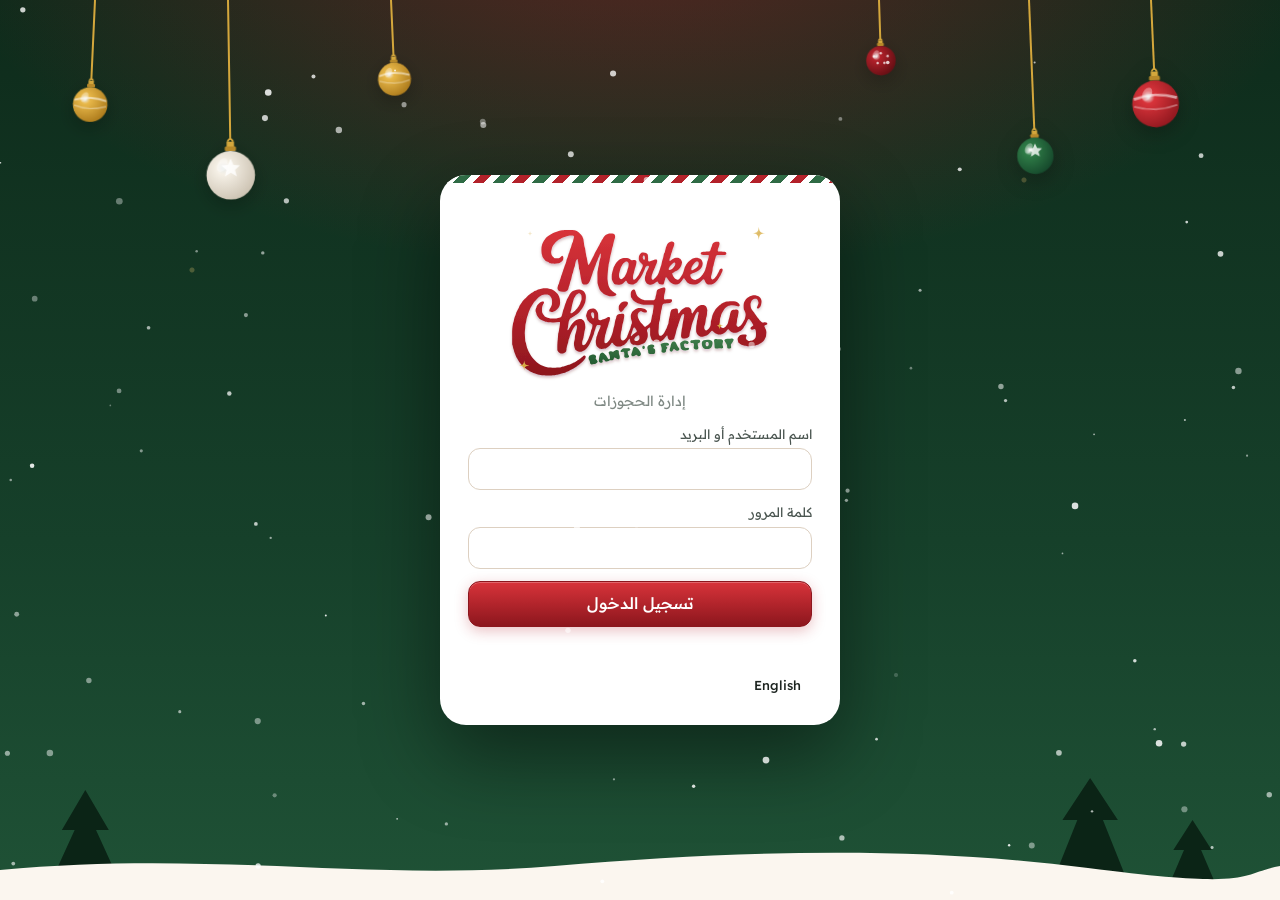
<file: index.html>
<!doctype html>
<html lang="ar" dir="rtl">
<head>
<meta charset="utf-8">
<meta name="viewport" content="width=device-width, initial-scale=1, viewport-fit=cover">
<meta name="theme-color" content="#16402a">
<title>إدارة الحجوزات</title>
<link rel="manifest" href="manifest.webmanifest">
<link rel="icon" href="img/icon-192.png" type="image/png">
<link rel="apple-touch-icon" href="icon-192.png">
<link rel="preconnect" href="https://fonts.googleapis.com">
<link rel="preconnect" href="https://fonts.gstatic.com" crossorigin>
<link rel="stylesheet" href="https://fonts.googleapis.com/css2?family=Lalezar&family=Readex+Pro:wght@400;500;600;700&family=Reem+Kufi:wght@500;600&display=swap">
<link rel="stylesheet" href="css/app.css">
<link rel="stylesheet" href="css/admin.css">
<link rel="stylesheet" href="css/festive.css">
<link rel="stylesheet" href="css/pnl.css">
</head>
<body>
<div id="login" hidden>
  <div class="login-card">
    <h1 class="brand kufi"><span id="login-logo"></span><small id="login-sub">إدارة الحجوزات</small></h1>
    <form id="login-form" style="display:flex;flex-direction:column;gap:12px">
      <label class="f"><span>اسم المستخدم أو البريد</span><input class="in" name="email" type="text" autocomplete="username" autocapitalize="none" spellcheck="false" required dir="ltr"></label>
      <label class="f"><span>كلمة المرور</span><input class="in" name="password" type="password" autocomplete="current-password" required dir="ltr"></label>
      <button class="btn primary" type="submit">تسجيل الدخول</button>
    </form>
    <div id="login-msg" role="alert"></div>
    <button id="lang-toggle" class="btn small ghost" type="button" style="align-self:flex-start">English</button>
  </div>
</div>

<div id="app" hidden>
  <nav class="nav" aria-label="القائمة الرئيسية">
    <p class="brand"><span id="nav-logo"></span><span>إدارة الأكشاك</span></p>
    <a href="#/"><svg viewBox="0 0 24 24"><path d="M3 11l9-7 9 7v9a1 1 0 0 1-1 1h-5v-6H9v6H4a1 1 0 0 1-1-1z"/></svg>الرئيسية</a>
    <a href="#/map"><svg viewBox="0 0 24 24"><path d="M9 4L3 6v14l6-2 6 2 6-2V4l-6 2zM9 4v14M15 6v14"/></svg>الخريطة</a>
    <a href="#/reservations"><svg viewBox="0 0 24 24"><rect x="4" y="5" width="16" height="16" rx="2"/><path d="M8 3v4M16 3v4M4 10h16"/></svg>الحجوزات</a>
    <a href="#/customers"><svg viewBox="0 0 24 24"><circle cx="9" cy="8" r="3.5"/><path d="M2.5 20c.8-3.6 3.3-5.5 6.5-5.5s5.7 1.9 6.5 5.5M16 4.5a3.5 3.5 0 0 1 0 7M18 14.6c1.8.7 3 2.5 3.5 5.4"/></svg>العملاء</a>
    <a href="#/reports"><svg viewBox="0 0 24 24"><path d="M4 20V10M10 20V4M16 20v-7M22 20H2"/></svg>التقارير</a>
    <a href="#/pnl" hidden><svg viewBox="0 0 24 24"><path d="M3 17l5-5 4 4 8-8M15 8h5v5"/></svg>الأرباح والخسائر</a>
    <a href="#/checkin"><svg viewBox="0 0 24 24"><path d="M3 7V4h3M21 7V4h-3M3 17v3h3M21 17v3h-3M7 8h3v3H7zM14 8h3v3h-3zM7 13h3v3H7zM14 14h1M16 16h1M14 16h1"/></svg>الدخول عند الباب</a>
    <a href="#/settings"><svg viewBox="0 0 24 24"><circle cx="12" cy="12" r="3"/><path d="M19.4 15a1.7 1.7 0 0 0 .3 1.8l.1.1a2 2 0 1 1-2.8 2.8l-.1-.1a1.7 1.7 0 0 0-1.8-.3 1.7 1.7 0 0 0-1 1.5V21a2 2 0 1 1-4 0v-.1a1.7 1.7 0 0 0-1.1-1.5 1.7 1.7 0 0 0-1.8.3l-.1.1a2 2 0 1 1-2.8-2.8l.1-.1a1.7 1.7 0 0 0 .3-1.8 1.7 1.7 0 0 0-1.5-1H3a2 2 0 1 1 0-4h.1a1.7 1.7 0 0 0 1.5-1.1 1.7 1.7 0 0 0-.3-1.8l-.1-.1a2 2 0 1 1 2.8-2.8l.1.1a1.7 1.7 0 0 0 1.8.3H9a1.7 1.7 0 0 0 1-1.5V3a2 2 0 1 1 4 0v.1a1.7 1.7 0 0 0 1 1.5 1.7 1.7 0 0 0 1.8-.3l.1-.1a2 2 0 1 1 2.8 2.8l-.1.1a1.7 1.7 0 0 0-.3 1.8V9a1.7 1.7 0 0 0 1.5 1H21a2 2 0 1 1 0 4h-.1a1.7 1.7 0 0 0-1.5 1z"/></svg>الإعدادات</a>
    <div class="foot"><span id="who"></span><button id="lang-toggle2" type="button">English</button><button id="logout" type="button">تسجيل الخروج</button></div>
  </nav>
  <div class="main">
    <header class="top">
      <h1 id="page-title">الرئيسية</h1>
      <select id="edition" class="in" aria-label="نسخة المهرجان"></select>
      <button id="assist" class="btn small pine" type="button" hidden>المساعد الذكي</button>
      <button class="btn small ghost mobile-out" type="button" onclick="document.getElementById('logout').click()">خروج</button>
    </header>
    <main id="view"></main>
  </div>
</div>

<script src="config.js"></script>
<script src="vendor/supabase.js"></script>
<script src="vendor/xlsx.min.js" defer></script>
<script type="module" src="js/admin.js"></script>
<script>if ('serviceWorker' in navigator && location.protocol === 'https:') {
  const had = !!navigator.serviceWorker.controller; let done = false;
  navigator.serviceWorker.addEventListener('controllerchange', () => { if (had && !done) { done = true; location.reload(); } });
  navigator.serviceWorker.register('sw.js').then(r => r.update()).catch(() => {});
}</script>
</body>
</html>
</file>
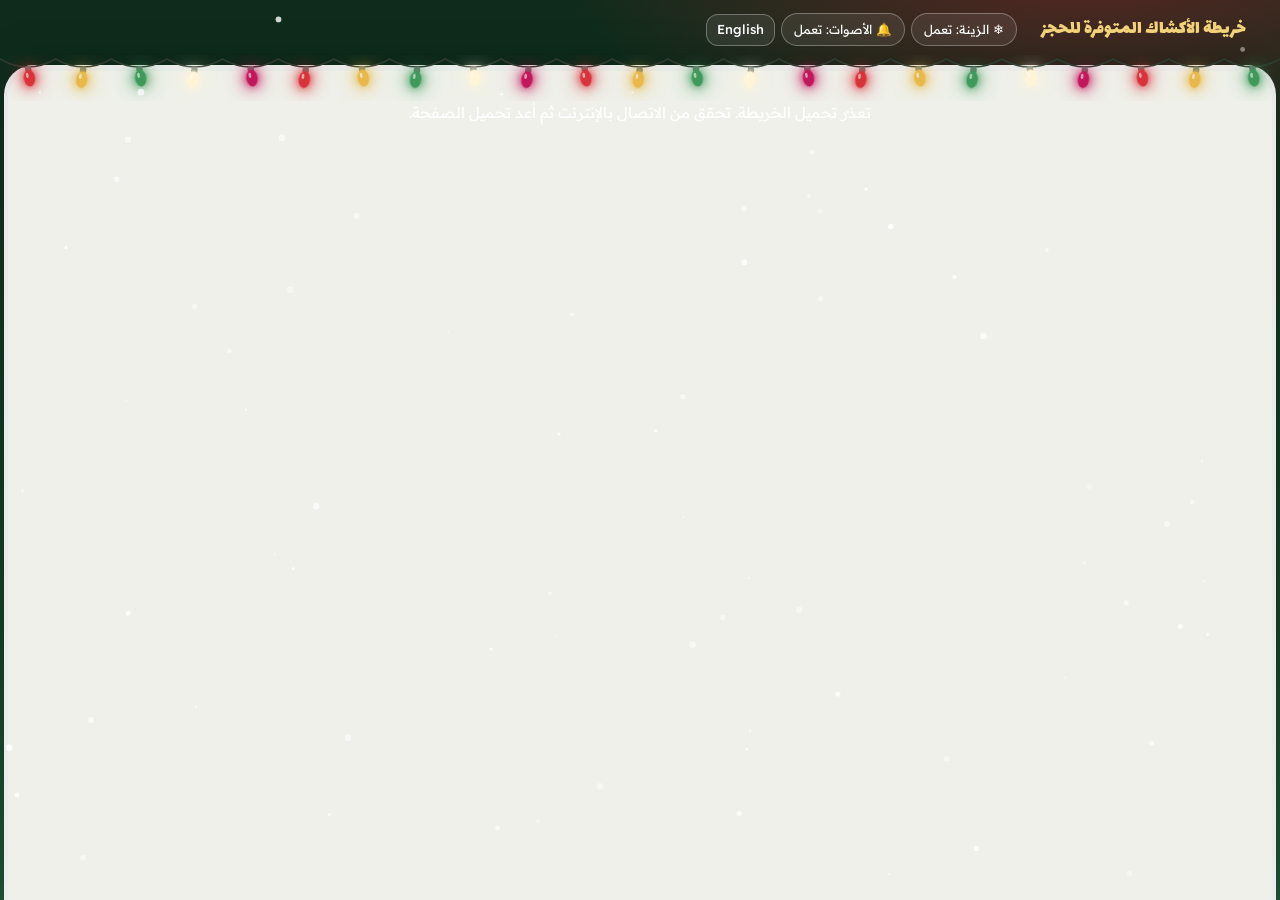
<file: public.html>
<!doctype html>
<html lang="ar" dir="rtl">
<head>
<meta charset="utf-8">
<meta name="viewport" content="width=device-width, initial-scale=1, viewport-fit=cover">
<meta name="theme-color" content="#16402a">
<title>خريطة الأكشاك المتوفرة للحجز — Basra Christmas Market</title>
<meta name="description" content="خريطة تفاعلية تعرض الأكشاك المتوفرة للحجز في Basra Christmas Market">
<meta property="og:title" content="Basra Christmas Market — خريطة الأكشاك المتوفرة للحجز">
<meta property="og:description" content="اختر كشكك من الخريطة وتواصل مع الإدارة للحجز">
<meta property="og:image" content="img/og.jpg">
<link rel="icon" href="img/icon-192.png" type="image/png">
<link rel="preconnect" href="https://fonts.googleapis.com">
<link rel="preconnect" href="https://fonts.gstatic.com" crossorigin>
<link rel="stylesheet" href="https://fonts.googleapis.com/css2?family=Lalezar&family=Readex+Pro:wght@400;500;600;700&family=Reem+Kufi:wght@500;600&display=swap">
<link rel="stylesheet" href="css/app.css">
<link rel="stylesheet" href="css/festive.css">
<style>
  body { display: flex; flex-direction: column; height: 100dvh; overflow: hidden; background:
    radial-gradient(800px 380px at 85% -10%, color-mix(in srgb, var(--t-primary) 55%, transparent), transparent 70%),
    radial-gradient(circle at 12% 30%, rgba(255,214,120,.3) 0 2px, transparent 3px),
    radial-gradient(circle at 46% 18%, rgba(255,255,255,.25) 0 1.5px, transparent 2.5px),
    radial-gradient(circle at 70% 52%, rgba(255,214,120,.25) 0 2px, transparent 3px),
    linear-gradient(180deg, var(--t-deep), var(--t-dark) 70%, var(--t-dark2)); }
  .pub-top { color: #fff; padding: 12px 18px 14px; display: flex; flex-direction: column; gap: 10px; position: relative; z-index: 6; }
  .pub-logo { height: clamp(58px, 11vw, 92px); width: auto; display: block; filter: drop-shadow(0 6px 14px rgba(0,0,0,.35)); cursor: pointer; transition: transform .3s; }
  .pub-logo:hover { transform: rotate(-3deg) scale(1.04); }
  .pub-head { display: flex; align-items: center; gap: 16px; flex-wrap: wrap; }
  .pub-head .fx-count { margin-inline-start: auto; }
  .pub-head .fx-cell { min-width: 52px; padding: 6px 4px 4px; }
  .pub-head .fx-cell b { font-size: 20px; }
  .pub-head .fx-count-h { font-size: 15px; }
  .pub-tools { display: flex; gap: 6px; margin-inline-start: 8px; }
  .pub-tools .btn, .pub-tools .fx-toggle { background: rgba(255,255,255,.08); color: #fff; border-color: rgba(255,255,255,.3); }
  @media (max-width: 700px) {
    .pub-top { padding: 8px 12px 12px; gap: 8px; }
    .pub-head { gap: 8px 10px; }
    .pub-logo { height: 46px; }
    .pub-title h1 { font-size: 17px; } .pub-title p { font-size: 14px; }
    .pub-tools { order: 2; margin-inline-start: auto; } .pub-tools .btn, .pub-tools .fx-toggle { padding: 4px 9px; min-height: 30px; font-size: 12px; }
    .pub-head .fx-count { order: 3; margin-inline-start: 0; width: 100%; flex-direction: row; align-items: center; justify-content: space-between; gap: 6px; }
    .pub-head .fx-count-h { font-size: 13px; }
    .pub-head .fx-cell { min-width: 42px; padding: 3px 2px 2px; border-radius: 10px; } .pub-head .fx-cell b { font-size: 15px; } .pub-head .fx-cell small { font-size: 9.5px; }
    .pub-ctl .in[type=date] { flex: 1 1 38%; min-width: 0; }
  }
  .pub-title { display: flex; align-items: baseline; gap: 14px; flex-wrap: wrap; }
  .pub-title h1 { font-family: var(--display); font-weight: 400; font-size: clamp(20px, 4vw, 28px); margin: 0; line-height: 1.15; }
  .pub-title p { margin: 0; color: var(--gold-2); font-family: var(--display); font-size: clamp(16px, 3vw, 20px); }
  .pub-ctl { display: flex; flex-wrap: wrap; gap: 8px; align-items: center; }
  .pub-ctl .in { width: auto; min-height: 38px; background: #fff; }
  .pub-ctl .in[type=search] { flex: 1 1 160px; max-width: 220px; }
  .pub-ctl .hint, .pub-ctl label { color: #c7d6cd; font-size: 13px; }
  .pub-legend { display: flex; flex-wrap: wrap; gap: 6px 16px; font-size: 13px; color: #e2ebe5; }
  .pub-legend i { display: inline-block; width: 12px; height: 12px; border-radius: 3px; margin-inline-end: 5px; vertical-align: -1px; border: 1px solid rgba(255,255,255,.4); }
  .pub-legend b { color: #fff; }
  .mapbox { flex: 1; border-radius: 26px 26px 0 0; margin: 0 8px; box-shadow: 0 -2px 0 4px rgba(255,255,255,.9), 0 -10px 40px rgba(0,0,0,.25); position: relative; }
  .pub-top .fx-garland { top: auto; bottom: -30px; }
  .sheet { position: fixed; inset-inline: 12px; bottom: 12px; z-index: 45; background: #fff; border-radius: 22px; overflow: hidden; padding-top: 24px !important; box-shadow: 0 10px 40px rgba(0,0,0,.25); padding: 18px; display: flex; flex-direction: column; gap: 10px; max-width: 460px; margin-inline: auto; animation: up .18s ease-out; }
  @keyframes up { from { transform: translateY(12px); opacity: 0; } }
  @media (prefers-reduced-motion: reduce) { .sheet { animation: none; } }
  .sheet::before { content: ""; position: absolute; inset-inline: 0; top: 0; height: 7px; background: var(--candy-g); }
  .sheet .code { font-family: var(--display); font-size: 44px; line-height: 1; color: var(--wine); }
  .sheet .row { display: flex; align-items: center; justify-content: space-between; gap: 10px; }
  .sheet p { margin: 0; }
  .sheet .msg { font-size: 17px; font-weight: 600; }
  .sheet .acts { display: flex; gap: 8px; flex-wrap: wrap; }
  .sheet .acts .btn { flex: 1; min-height: 46px; }
  .contacts { display: flex; flex-direction: column; gap: 6px; border-top: 1px solid var(--line); padding-top: 10px; }
  .contact { display: grid; grid-template-columns: 1fr auto auto; gap: 8px; align-items: center; }
  .contact .who { display: flex; flex-direction: column; line-height: 1.3; }
  .contact .who span { color: var(--ink-3); font-size: 13px; }
  .contact .btn { min-height: 38px; padding: 0 14px; }
  .closed { color: #fff; text-align: center; margin: auto; padding: 30px; }
  .credit { position: absolute; bottom: 10px; inset-inline-start: 12px; font-size: 11px; color: var(--ink-3); background: rgba(255,255,255,.8); padding: 2px 8px; border-radius: 6px; z-index: 2; }
  .pub-tools { flex-wrap: wrap; align-items: center; }
  .pub-tools select.proj-sel { width: auto; flex: 0 1 auto; max-width: 260px; height: 32px; background: rgba(255,255,255,.95); color: #1d2420; border: 1px solid var(--t-gold); border-radius: 999px; padding: 0 12px; font: inherit; font-size: 13px; font-weight: 600; box-shadow: 0 4px 12px rgba(0,0,0,.2); cursor: pointer; }
  .zone-line { display: flex; flex-wrap: wrap; gap: 8px 14px; align-items: center; font-size: 14px; margin: 0; }
  .zone-chip { background: var(--z); color: #fff; font-weight: 700; padding: 3px 12px; border-radius: 999px; text-shadow: 0 1px 2px rgba(0,0,0,.3); }
  .pub-legend .zone-key i { width: 13px; height: 13px; border: 3px solid; border-radius: 4px; display: inline-block; background: transparent; }
</style>
</head>
<body>
  <header class="pub-top">
    <div class="pub-head"><span id="pub-logo"></span>
      <div class="pub-title" style="flex-direction:column;gap:2px;align-items:flex-start"><h1 id="t-name"></h1><p>خريطة الأكشاك المتوفرة للحجز</p><span class="pub-venue" id="t-when"></span></div>
      <div id="count-host" style="display:contents"></div>
      <div class="pub-tools" id="pub-tools"><select id="proj-sel" class="proj-sel" aria-label="المشروع" hidden></select><button id="lang-toggle" class="btn small" type="button">English</button></div></div>
    <div class="pub-ctl">
      <label for="from">من</label><input id="from" class="in" type="date">
      <label for="to">إلى</label><input id="to" class="in" type="date">
      <button id="all" class="btn small" type="button">كل أيام المهرجان</button>
      <input id="q" class="in" type="search" placeholder="رقم الكشك، مثل A1" aria-label="ابحث عن كشك">
    </div>
    <div class="pub-legend" id="legend"></div>
  </header>
  <div class="mapbox" id="map"><div class="credit" id="updated"></div></div>
  <div id="sheet-host"></div>

<script src="config.js"></script>
<script src="vendor/supabase.js"></script>
<script type="module" src="js/public.js"></script>
</body>
</html>
</file>
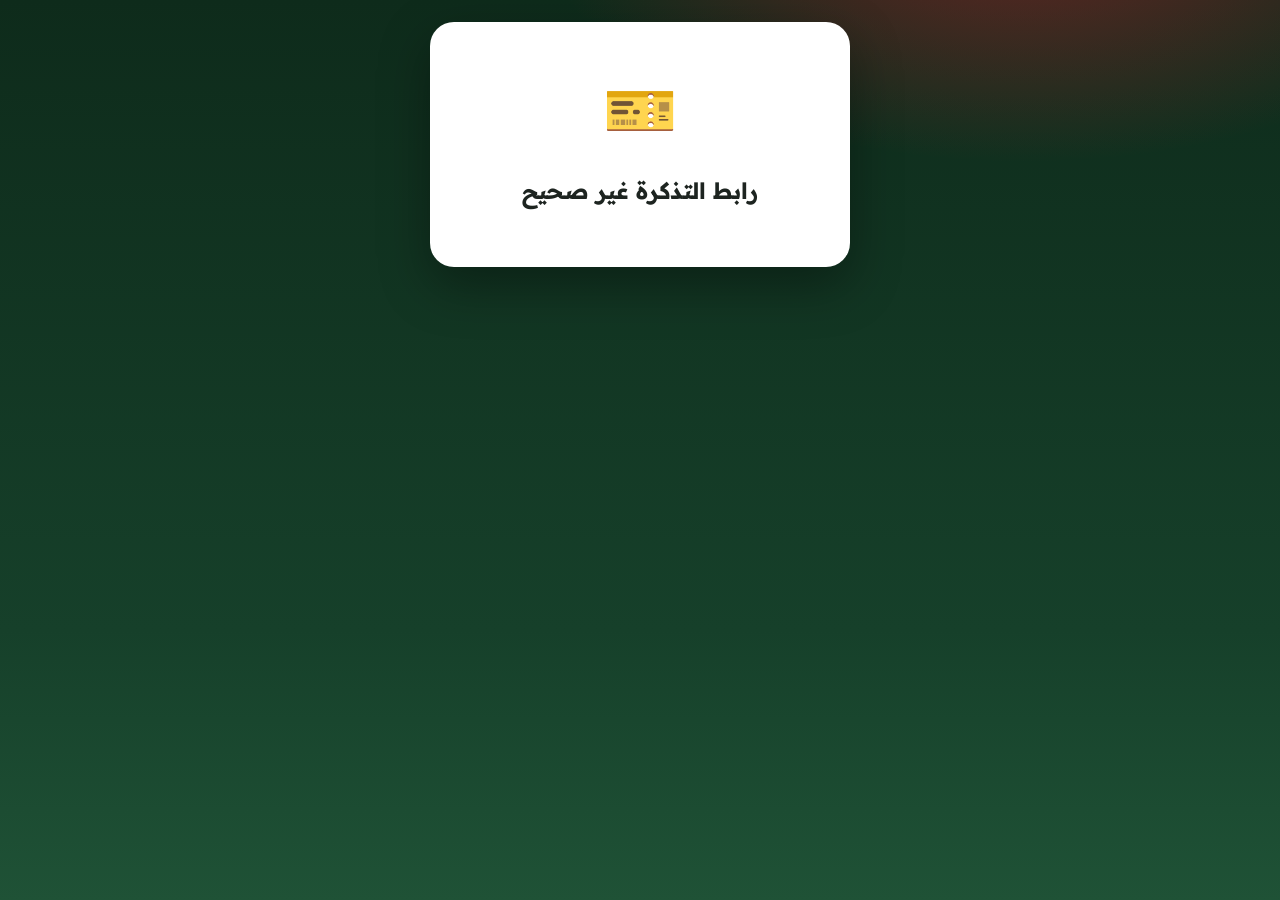
<file: ticket.html>
<!doctype html>
<html lang="ar" dir="rtl">
<head>
<meta charset="utf-8">
<meta name="viewport" content="width=device-width, initial-scale=1, viewport-fit=cover">
<meta name="robots" content="noindex">
<title>التذكرة</title>
<link rel="icon" href="img/icon-192.png" type="image/png">
<link rel="stylesheet" href="https://fonts.googleapis.com/css2?family=Lalezar&family=Readex+Pro:wght@400;500;600;700&display=swap">
<link rel="stylesheet" href="css/app.css">
<link rel="stylesheet" href="css/festive.css">
<style>
  body { min-height: 100dvh; margin: 0; display: flex; flex-direction: column; align-items: center; gap: 14px; padding: 22px 16px 40px;
    background: radial-gradient(700px 360px at 80% -10%, color-mix(in srgb, var(--t-primary) 55%, transparent), transparent 70%), linear-gradient(180deg, var(--t-deep), var(--t-dark) 70%, var(--t-dark2)); }
  #ticket { width: 100%; max-width: 420px; display: flex; flex-direction: column; gap: 12px; }
  .tk-card { background: #fff; border-radius: 24px; overflow: hidden; box-shadow: 0 18px 50px rgba(0,0,0,.35); position: relative; color: #1d2420; }
  .tk-head { display: flex; align-items: center; gap: 12px; padding: 18px; color: #fff;
    background: radial-gradient(120% 90% at 0% 0%, color-mix(in srgb, var(--b) 70%, transparent), transparent 70%), linear-gradient(160deg, var(--a), color-mix(in srgb, var(--a) 70%, #000)); }
  .tk-head .proj-logo { flex: none; max-width: 92px; }
  .tk-head .proj-logo img { max-height: 64px; width: auto; }
  .tk-head .proj-logo.text .tl-name { display: none; } .tk-head .proj-logo.text .tl-icon { font-size: 46px; }
  .tk-head h1 { margin: 0; font-family: Lalezar, "Readex Pro", serif; font-weight: 400; font-size: 24px; line-height: 1.15; color: var(--g); }
  .tk-head p { margin: 4px 0 0; font-size: 13px; opacity: .85; }
  .tk-state { text-align: center; font-weight: 700; padding: 8px; font-size: 15px; }
  .tk-state.ok { background: #e3f4e8; color: #1f7a3f; } .tk-state.used { background: #fff3d6; color: #8a5a00; }
  .tk-state.bad { background: #fde4e4; color: #a11d1d; } .tk-state.held { background: #fff3d6; color: #8a5a00; }
  .tk-body { padding: 14px 18px 6px; display: flex; flex-direction: column; gap: 8px; }
  .tk-units { display: flex; flex-direction: column; align-items: center; gap: 2px; padding-bottom: 6px; }
  .tk-units span { font-size: 12px; color: #7a7264; } .tk-units strong { font-family: Lalezar, serif; font-weight: 400; font-size: 40px; line-height: 1; color: var(--b); }
  .tk-row { display: flex; justify-content: space-between; gap: 10px; font-size: 14px; border-bottom: 1px dashed #eee; padding-bottom: 6px; }
  .tk-row span { color: #7a7264; }
  .tk-tear { height: 24px; position: relative; margin: 4px 0; }
  .tk-tear::after { content: ""; position: absolute; inset-inline: 20px; top: 50%; border-top: 2px dashed #ddd; }
  .tk-tear::before { content: ""; position: absolute; inset-inline: -12px; top: 0; height: 24px; background: radial-gradient(circle at 12px 12px, var(--t-dark) 11px, transparent 12px) left/24px 24px no-repeat, radial-gradient(circle at 12px 12px, var(--t-dark) 11px, transparent 12px) right/24px 24px no-repeat; }
  .tk-foot { display: flex; flex-direction: column; align-items: center; gap: 8px; padding: 6px 18px 20px; }
  .tk-qr svg { display: block; width: 220px; height: 220px; }
  .tk-code { display: flex; flex-direction: column; align-items: center; } .tk-code span { font-size: 12px; color: #7a7264; }
  .tk-code b { font-size: 26px; letter-spacing: 4px; font-family: ui-monospace, monospace; }
  .tk-hint { margin: 0; font-size: 12.5px; color: #7a7264; text-align: center; }
  .tk-tools { display: flex; flex-wrap: wrap; gap: 8px; justify-content: center; align-items: center; }
  .tk-tools .btn { background: rgba(255,255,255,.12); color: #fff; border-color: rgba(255,255,255,.35); }
  .tk-tools .btn.primary { background: linear-gradient(180deg, #2fb35a, #1f7a3f); border: 0; font-size: 17px; padding: 12px 22px; }
  .tk-staff { width: 100%; text-align: center; color: #fff; font-size: 13px; opacity: .85; }
  .tk-err { padding: 40px 20px; text-align: center; } .tk-big { font-size: 60px; }
  .tk-alert { position: fixed; top: 16px; inset-inline: 16px; background: #a11d1d; color: #fff; padding: 14px; border-radius: 14px; text-align: center; font-weight: 600; z-index: 99; }
  @media print { body { background: #fff; padding: 0; } .tk-tools { display: none; } .tk-card { box-shadow: none; border: 1px solid #ddd; } }
</style>
</head>
<body>
<main id="ticket"><div class="tk-card tk-err"><div class="tk-big">🎫</div><p>جارٍ تحميل التذكرة…</p></div></main>
<script src="config.js"></script>
<script src="vendor/supabase.js"></script>
<script type="module" src="js/ticket.js"></script>
</body>
</html>
</file>
<file: css/app.css>
/* Basra Christmas Market — shared styles
   Palette: pine (structure), mulled wine (actions), brass (focus/active), frost (ground), ink (text) */
:root {
  --pine: #12372a;
  --pine-2: #1d4a39;
  --pine-3: #2b5d4a;
  --wine: #7b1e2b;
  --wine-2: #9a2a3a;
  --brass: #b8913a;
  --brass-soft: #f1e6c8;
  --frost: #f3f5f2;
  --paper: #ffffff;
  --ink: #18221e;
  --ink-2: #4b5a54;
  --ink-3: #7d8a85;
  --line: #dde3df;
  --line-2: #c9d2cd;
  --ok: #2e7d4f;
  --warn: #b26a00;
  --bad: #a52a2a;
  --radius-s: 6px;
  --radius-m: 10px;
  --radius-l: 16px;
  --shadow: 0 1px 2px rgba(18,55,42,.08), 0 8px 24px rgba(18,55,42,.10);
  --font: "Readex Pro", "Segoe UI", Tahoma, sans-serif;
  --display: "Reem Kufi", "Readex Pro", sans-serif;
  color-scheme: light;
}
* { box-sizing: border-box; }
html, body { margin: 0; height: 100%; }
body {
  font-family: var(--font); font-size: 15px; line-height: 1.55; color: var(--ink);
  background: var(--frost); -webkit-font-smoothing: antialiased;
}
button, input, select, textarea { font: inherit; color: inherit; }
a { color: var(--wine); }
:focus-visible { outline: 2px solid var(--brass); outline-offset: 2px; }
[hidden] { display: none !important; }
.num { font-variant-numeric: tabular-nums; direction: ltr; unicode-bidi: isolate; display: inline-block; }

/* ---------- buttons ---------- */
.btn {
  display: inline-flex; align-items: center; justify-content: center; gap: 6px;
  min-height: 40px; padding: 0 16px; border-radius: var(--radius-s);
  border: 1px solid var(--line-2); background: var(--paper); cursor: pointer;
  font-weight: 500; white-space: nowrap; text-decoration: none; color: var(--ink);
}
.btn:hover { border-color: var(--pine-3); }
.btn.primary { background: var(--wine); border-color: var(--wine); color: #fff; }
.btn.primary:hover { background: var(--wine-2); }
.btn.pine { background: var(--pine); border-color: var(--pine); color: #fff; }
.btn.ghost { background: transparent; border-color: transparent; }
.btn.ghost:hover { background: rgba(18,55,42,.06); }
.btn.danger { color: var(--bad); border-color: #e6c3c3; }
.btn.small { min-height: 32px; padding: 0 10px; font-size: 13px; }
.btn:disabled { opacity: .5; cursor: not-allowed; }
.btn.wa { background: #1f8f4e; border-color: #1f8f4e; color: #fff; }

/* ---------- form ---------- */
label.f { display: flex; flex-direction: column; gap: 4px; font-size: 13px; color: var(--ink-2); }
label.f > span em { font-style: normal; color: var(--ink-3); }
input.in, select.in, textarea.in {
  min-height: 42px; padding: 8px 12px; border: 1px solid var(--line-2); border-radius: var(--radius-s);
  background: var(--paper); font-size: 15px; color: var(--ink); width: 100%;
}
textarea.in { min-height: 70px; resize: vertical; }
input.in:focus, select.in:focus, textarea.in:focus { border-color: var(--pine-3); outline: 2px solid rgba(184,145,58,.35); outline-offset: 0; }
.grid2 { display: grid; grid-template-columns: 1fr 1fr; gap: 12px; }
.grid3 { display: grid; grid-template-columns: repeat(3, 1fr); gap: 12px; }
@media (max-width: 640px) { .grid2, .grid3 { grid-template-columns: 1fr; } }
.seg { display: inline-flex; border: 1px solid var(--line-2); border-radius: var(--radius-s); overflow: hidden; background: var(--paper); }
.seg button { border: 0; background: transparent; padding: 8px 14px; cursor: pointer; min-height: 40px; }
.seg button + button { border-inline-start: 1px solid var(--line-2); }
.seg button[aria-pressed="true"] { background: var(--pine); color: #fff; }
.check { display: flex; align-items: center; gap: 8px; cursor: pointer; }
.check input { width: 18px; height: 18px; accent-color: var(--pine); }
.hint { font-size: 12.5px; color: var(--ink-3); }

/* ---------- badges ---------- */
.badge { display: inline-flex; align-items: center; gap: 5px; padding: 2px 9px; border-radius: 999px; font-size: 12.5px; font-weight: 500; background: #eef1ef; color: var(--ink-2); white-space: nowrap; }
.badge::before { content: ""; width: 7px; height: 7px; border-radius: 50%; background: currentColor; opacity: .9; }
.b-paid { background: #e3f2e8; color: var(--ok); }
.b-partial { background: #fff3dc; color: var(--warn); }
.b-unpaid { background: #f7e4e4; color: var(--bad); }
.b-overdue { background: var(--bad); color: #fff; }
.b-not_priced { background: #eceff6; color: #3d4f7a; }
.b-cancelled { background: #ececec; color: #777; text-decoration: line-through; }
.b-held { background: #fdebd9; color: #a0520b; }
.b-confirmed { background: #e3f2e8; color: var(--ok); }
.b-sponsor { background: #e3e8fb; color: #2740a8; }
.chip { display: inline-flex; align-items: center; gap: 6px; padding: 3px 10px; border-radius: var(--radius-s); background: var(--brass-soft); color: #5b4512; font-weight: 600; font-size: 13px; }
.chip button { border: 0; background: none; cursor: pointer; padding: 0; color: inherit; font-size: 15px; line-height: 1; }

/* ---------- tables ---------- */
.table-wrap { overflow: auto; border: 1px solid var(--line); border-radius: var(--radius-m); background: var(--paper); }
table.t { width: 100%; border-collapse: collapse; font-size: 14px; }
table.t th { text-align: start; font-weight: 500; color: var(--ink-3); font-size: 12.5px; padding: 10px 12px; border-bottom: 1px solid var(--line); background: #fafbfa; position: sticky; top: 0; white-space: nowrap; }
table.t td { padding: 10px 12px; border-bottom: 1px solid #eef1ef; vertical-align: middle; }
table.t tr:last-child td { border-bottom: 0; }
table.t tbody tr.click { cursor: pointer; }
table.t tbody tr.click:hover { background: #f6f8f6; }
table.t td.money, table.t th.money { text-align: end; }
table.t tfoot td { font-weight: 600; border-top: 1px solid var(--line); background: #fafbfa; }

/* ---------- modal / drawer ---------- */
.scrim { position: fixed; inset: 0; background: rgba(12,30,23,.45); z-index: 50; display: flex; align-items: center; justify-content: center; padding: 16px; }
.modal { background: var(--paper); border-radius: var(--radius-l); width: min(640px, 100%); max-height: calc(100dvh - 32px); display: flex; flex-direction: column; box-shadow: var(--shadow); }
.modal.wide { width: min(920px, 100%); }
.modal header { display: flex; align-items: center; justify-content: space-between; gap: 8px; padding: 16px 20px; border-bottom: 1px solid var(--line); }
.modal header h2 { margin: 0; font-size: 18px; font-weight: 600; }
.modal .body { padding: 16px 20px; overflow: auto; display: flex; flex-direction: column; gap: 14px; }
.modal footer { padding: 12px 20px; border-top: 1px solid var(--line); display: flex; gap: 8px; justify-content: flex-start; flex-wrap: wrap; }
@media (max-width: 640px) {
  .scrim { align-items: flex-end; padding: 0; }
  .modal { border-radius: var(--radius-l) var(--radius-l) 0 0; max-height: 94dvh; }
}
.x { border: 0; background: none; font-size: 22px; cursor: pointer; color: var(--ink-3); width: 36px; height: 36px; border-radius: 50%; }
.x:hover { background: #eef1ef; }

/* ---------- toast ---------- */
.toasts { position: fixed; bottom: 20px; left: 50%; transform: translateX(-50%); z-index: 80; display: flex; flex-direction: column; gap: 8px; align-items: center; width: min(520px, calc(100% - 24px)); }
.toast { background: var(--pine); color: #fff; padding: 12px 16px; border-radius: var(--radius-m); box-shadow: var(--shadow); display: flex; gap: 12px; align-items: center; width: 100%; animation: toastIn .18s ease-out; }
.toast.err { background: var(--bad); }
.toast .acts { margin-inline-start: auto; display: flex; gap: 6px; }
.toast .acts button { background: rgba(255,255,255,.14); color: #fff; border: 0; border-radius: var(--radius-s); padding: 6px 10px; cursor: pointer; }
.toast .acts button.main { background: var(--brass); color: #1b1404; font-weight: 600; }
@keyframes toastIn { from { transform: translateY(8px); opacity: 0; } }
@media (prefers-reduced-motion: reduce) { .toast { animation: none; } }

/* ---------- map ---------- */
.mapbox { position: relative; overflow: hidden; background: #e9ece9; touch-action: none; user-select: none; -webkit-user-select: none; }
.mapbox svg { width: 100%; height: 100%; display: block; cursor: grab; }
.mapbox svg.panning { cursor: grabbing; }
.k { cursor: pointer; }
.k .shape { stroke-width: 1.2; vector-effect: non-scaling-stroke; fill-opacity: .72; transition: fill-opacity .12s; }
.k:hover .shape { fill-opacity: .9; }
.k.sel .shape { stroke: var(--brass) !important; stroke-width: 3.2; fill-opacity: .95; }
.k.dim { opacity: .25; }
.k.hit .shape { stroke: var(--brass); stroke-width: 3; }
.k.verify .shape { stroke-dasharray: 4 3; }
.k text { font-family: var(--font); font-weight: 700; fill: #fff; pointer-events: none; paint-order: stroke; stroke: rgba(0,0,0,.45); stroke-width: .6px; }
.mapctl { position: absolute; inset-inline-end: 12px; bottom: 12px; display: flex; flex-direction: column; gap: 6px; z-index: 2; }
.mapctl button { width: 40px; height: 40px; border-radius: var(--radius-s); border: 1px solid var(--line-2); background: var(--paper); font-size: 20px; cursor: pointer; box-shadow: 0 1px 3px rgba(0,0,0,.08); }
.legend { display: flex; flex-wrap: wrap; gap: 6px 14px; font-size: 13px; color: var(--ink-2); }
.legend i { display: inline-block; width: 12px; height: 12px; border-radius: 3px; margin-inline-end: 5px; vertical-align: -1px; }
.drawrect { fill: rgba(184,145,58,.25); stroke: var(--brass); stroke-width: 2; stroke-dasharray: 6 4; vector-effect: non-scaling-stroke; pointer-events: none; }
.handle { fill: var(--brass); stroke: #fff; stroke-width: 1.5; vector-effect: non-scaling-stroke; cursor: nwse-resize; }
.rothandle { fill: #fff; stroke: var(--brass); stroke-width: 2; vector-effect: non-scaling-stroke; cursor: grab; }

/* ---------- empty / loading ---------- */
.empty { padding: 40px 20px; text-align: center; color: var(--ink-3); }
.empty strong { display: block; color: var(--ink-2); font-size: 16px; margin-bottom: 4px; font-weight: 600; }
.spinner { width: 28px; height: 28px; border: 3px solid var(--line); border-top-color: var(--wine); border-radius: 50%; animation: spin .8s linear infinite; margin: 40px auto; }
@keyframes spin { to { transform: rotate(360deg); } }
.k .zone-ring { stroke-width: 3.4; vector-effect: non-scaling-stroke; pointer-events: none; stroke-opacity: .95; filter: drop-shadow(0 0 1.5px rgba(0,0,0,.35)); }
.k.sel .zone-ring { stroke-width: 5; }
.zone-key { display: inline-flex; align-items: center; gap: 5px; font-weight: 600; }
.zone-key i { width: 14px; height: 14px; border-radius: 4px; border: 3px solid; background: transparent !important; display: inline-block; }
.zone-key small { font-weight: 500; opacity: .8; }
.bulk-zone { display: flex; flex-direction: column; gap: 6px; padding: 10px; border: 1px dashed var(--line, #ddd); border-radius: 12px; }
.zone-rows { display: flex; flex-direction: column; gap: 8px; }
.zone-row { display: grid; grid-template-columns: 44px 1.2fr 1fr 1fr auto auto; gap: 8px; align-items: center; }
.zone-row input[type=color] { width: 44px; height: 40px; border: 0; padding: 0; background: none; cursor: pointer; }
@media (max-width: 700px) { .zone-row { grid-template-columns: 44px 1fr 1fr; } }
</file>
<file: css/admin.css>
/* Admin portal layout */
.kufi { font-family: var(--display); font-weight: 600; letter-spacing: 0; }

/* login */
#login { min-height: 100dvh; display: grid; place-items: center; padding: 20px;
  background: var(--pine) radial-gradient(1200px 600px at 80% -10%, #24563f 0, transparent 60%); }
.login-card { width: min(400px, 100%); background: var(--paper); border-radius: var(--radius-l); padding: 28px; box-shadow: var(--shadow); display: flex; flex-direction: column; gap: 14px; }
.login-card .brand { color: var(--pine); font-size: 26px; margin: 0; line-height: 1.3; }
.login-card .brand small { display: block; font-family: var(--font); font-size: 14px; color: var(--ink-3); font-weight: 400; }
#login-msg { color: var(--bad); font-size: 14px; min-height: 1em; }

/* shell */
#app { display: grid; grid-template-columns: 232px 1fr; min-height: 100dvh; }
.nav { background: var(--pine); color: #e8efe9; display: flex; flex-direction: column; padding: 18px 12px; gap: 2px; position: sticky; top: 0; height: 100dvh; }
.nav .brand { font-family: var(--display); font-size: 21px; line-height: 1.25; color: #fff; padding: 4px 10px 18px; margin: 0; }
.nav .brand span { display: block; color: var(--brass); font-size: 15px; }
.nav a { display: flex; align-items: center; gap: 10px; padding: 10px 12px; border-radius: var(--radius-s); color: #dfe8e2; text-decoration: none; position: relative; }
.nav a:hover { background: rgba(255,255,255,.06); }
.nav a[aria-current="page"] { background: rgba(255,255,255,.1); color: #fff; }
.nav a[aria-current="page"]::before { content: ""; position: absolute; inset-inline-start: -12px; top: 8px; bottom: 8px; width: 3px; background: var(--brass); border-radius: 0 3px 3px 0; }
.nav svg { width: 18px; height: 18px; flex: none; stroke: currentColor; fill: none; stroke-width: 1.8; }
.nav .foot { margin-top: auto; font-size: 12.5px; color: #a9bcb2; padding: 10px; border-top: 1px solid rgba(255,255,255,.1); display: flex; flex-direction: column; gap: 8px; }
.nav .foot button { background: none; border: 1px solid rgba(255,255,255,.2); color: #e8efe9; border-radius: var(--radius-s); padding: 6px; cursor: pointer; }
.main { min-width: 0; display: flex; flex-direction: column; }
.top { display: flex; align-items: center; gap: 12px; padding: 12px 24px; background: var(--paper); border-bottom: 1px solid var(--line); position: sticky; top: 0; z-index: 10; }
.top h1 { font-size: 18px; margin: 0; font-weight: 600; }
.top select { max-width: 260px; margin-inline-start: auto; min-height: 38px; }
#view { padding: 20px 24px 90px; display: flex; flex-direction: column; gap: 18px; max-width: 1400px; width: 100%; }

@media (max-width: 900px) {
  #app { grid-template-columns: 1fr; }
  .nav { position: fixed; bottom: 0; top: auto; inset-inline: 0; height: auto; flex-direction: row; padding: 4px; z-index: 30; justify-content: space-around; border-top: 1px solid rgba(255,255,255,.1); }
  .nav .brand, .nav .foot { display: none; }
  .nav a { flex-direction: column; gap: 2px; font-size: 11px; padding: 6px 4px; flex: 1; justify-content: center; text-align: center; }
  .nav a[aria-current="page"]::before { inset-inline-start: 25%; inset-inline-end: 25%; top: 0; bottom: auto; width: auto; height: 3px; border-radius: 0 0 3px 3px; }
  .top { padding: 10px 14px; flex-wrap: wrap; }
  .top select { max-width: 100%; flex: 1; }
  #view { padding: 14px 12px 96px; }
  .top .mobile-out { display: inline-flex !important; }
}
.top .mobile-out { display: none; }

/* dashboard */
.hero { background: var(--pine); color: #fff; border-radius: var(--radius-l); padding: 22px 24px; display: flex; gap: 20px; align-items: flex-end; justify-content: space-between; flex-wrap: wrap; position: relative; overflow: hidden; }
.hero::after { content: ""; position: absolute; inset-inline-end: -40px; top: -40px; width: 220px; height: 220px; border-radius: 50%; border: 1px solid rgba(184,145,58,.35); box-shadow: 0 0 0 26px rgba(184,145,58,.06), 0 0 0 60px rgba(184,145,58,.04); pointer-events: none; }
.hero h1 { margin: 0; font-size: clamp(24px, 4vw, 36px); line-height: 1.2; color: #fff; }
.hero p { margin: 6px 0 0; color: #c7d6cd; }
.hero-side { text-align: end; position: relative; z-index: 1; }
.phase { color: var(--brass); font-family: var(--display); font-size: 20px; }
.occ { color: #c7d6cd; font-size: 14px; }
.occ .num { color: #fff; font-weight: 700; font-size: 18px; }
.quick { display: flex; flex-wrap: wrap; gap: 8px; }
.stats { display: grid; grid-template-columns: repeat(auto-fill, minmax(180px, 1fr)); gap: 10px; }
.stat { background: var(--paper); border: 1px solid var(--line); border-radius: var(--radius-m); padding: 14px 16px; border-inline-start: 3px solid var(--line-2); }
.stat-l { color: var(--ink-3); font-size: 13px; }
.stat-v { font-size: 22px; font-weight: 600; margin-top: 2px; }
.stat.alert { border-inline-start-color: var(--bad); }
.stat.alert .stat-v { color: var(--bad); }
.panel { background: var(--paper); border: 1px solid var(--line); border-radius: var(--radius-m); padding: 16px 18px; display: flex; flex-direction: column; gap: 12px; }
.panel-h { display: flex; align-items: baseline; justify-content: space-between; gap: 10px; flex-wrap: wrap; }
.panel-h h2 { margin: 0; font-size: 16px; font-weight: 600; }
.rem { list-style: none; margin: 0; padding: 0; display: flex; flex-direction: column; }
.rem li { display: flex; gap: 12px; align-items: center; justify-content: space-between; padding: 10px 0; border-bottom: 1px solid #eef1ef; flex-wrap: wrap; }
.rem li:last-child { border-bottom: 0; }
.rem li.late strong { color: var(--bad); }
.rem-acts { display: flex; gap: 6px; flex-wrap: wrap; }
.mini-stats { display: grid; grid-template-columns: repeat(auto-fill, minmax(170px, 1fr)); gap: 10px; }
.mini-stats div { display: flex; flex-direction: column; }
.mini-stats b { font-size: 20px; }
.bar { display: inline-block; width: 90px; height: 8px; background: #edf0ee; border-radius: 4px; overflow: hidden; vertical-align: middle; margin-inline-end: 8px; }
.bar i { display: block; height: 100%; background: var(--pine-3); }

/* map page */
.mappage { display: flex; flex-direction: column; gap: 10px; height: calc(100dvh - 120px); min-height: 520px; }
.maptools { display: flex; flex-wrap: wrap; gap: 8px; align-items: center; }
.maptools .in { min-height: 38px; width: auto; }
.range { display: flex; align-items: center; gap: 6px; flex-wrap: wrap; }
.range .in { width: auto; }
.btn[aria-pressed="true"] { background: var(--pine); color: #fff; border-color: var(--pine); }
.mapsplit { flex: 1; display: grid; grid-template-columns: 1fr 360px; gap: 10px; min-height: 0; }
.mapsplit .mapbox { border-radius: var(--radius-m); border: 1px solid var(--line); }
.mappanel { background: var(--paper); border: 1px solid var(--line); border-radius: var(--radius-m); overflow: auto; }
.pp { padding: 16px; display: flex; flex-direction: column; gap: 12px; }
.pp h2 { margin: 0; font-size: 20px; color: var(--pine); }
.pp h2.code { font-size: 34px; line-height: 1; }
.pp h3 { margin: 4px 0 0; font-size: 14px; font-weight: 600; color: var(--ink-2); }
.pp-tools { display: flex; flex-wrap: wrap; gap: 6px; }
.kh { display: flex; align-items: center; justify-content: space-between; gap: 10px; }
.status-pill { color: #fff; padding: 4px 12px; border-radius: 999px; font-size: 13px; font-weight: 600; text-shadow: 0 1px 1px rgba(0,0,0,.25); }
.rescard { border: 1px solid var(--line); border-radius: var(--radius-m); padding: 12px; display: flex; flex-direction: column; gap: 6px; cursor: pointer; }
.rescard:hover { border-color: var(--pine-3); }
.rescard.off { opacity: .55; }
.rc-top { display: flex; justify-content: space-between; gap: 8px; align-items: center; }
.rc-money { display: flex; gap: 12px; font-size: 13px; color: var(--ink-3); flex-wrap: wrap; }
.rc-money b { color: var(--ink); }
.rescard .btn { align-self: flex-start; }
.warnbox { background: #fff6e0; border: 1px solid #f0d99a; color: #6d5410; padding: 8px 12px; border-radius: var(--radius-s); font-size: 13.5px; margin: 0; }
@media (max-width: 900px) {
  .mappage { height: auto; }
  .mapsplit { grid-template-columns: 1fr; }
  .mapsplit .mapbox { height: 62dvh; }
  .mappanel { max-height: none; }
  .maptools .in[type=search] { flex: 1 1 100%; }
}

/* lists & reports */
.pagebar { display: flex; flex-wrap: wrap; gap: 8px; align-items: center; }
.filters { display: flex; flex-wrap: wrap; gap: 8px; flex: 1; }
.filters .in { width: auto; min-height: 38px; }
.filters .in[type=search] { flex: 1 1 220px; }
.exportbar { display: flex; gap: 6px; margin-inline-start: auto; }
.tabs { display: flex; gap: 4px; overflow-x: auto; border-bottom: 1px solid var(--line); }
.tabs button { border: 0; background: none; padding: 10px 14px; cursor: pointer; color: var(--ink-2); border-bottom: 2px solid transparent; white-space: nowrap; }
.tabs button[aria-selected="true"] { color: var(--pine); border-bottom-color: var(--brass); font-weight: 600; }
.rbody { display: flex; flex-direction: column; gap: 12px; }
.settings { display: flex; flex-direction: column; gap: 16px; max-width: 900px; }
.linkbox { display: flex; flex-wrap: wrap; gap: 8px; align-items: center; }
.linkbox code { background: #f1f4f2; padding: 8px 10px; border-radius: var(--radius-s); font-size: 13px; word-break: break-all; flex: 1 1 280px; text-align: left; }
.colors { display: flex; flex-wrap: wrap; gap: 14px 22px; }
.colors input[type=color] { width: 40px; height: 32px; padding: 0; border: 1px solid var(--line-2); border-radius: 6px; background: none; }
.vbar { display: inline-flex; align-items: center; gap: 8px; min-width: 180px; }
.vbar i { display: block; height: 10px; border-radius: 3px; min-width: 2px; max-width: 120px; flex: 0 0 auto; width: 0; }
.vbar i.v { background: var(--pine-3); } .vbar i.i { background: var(--brass); }
.panel.mini-stats { padding: 14px 16px; }
.filelist { list-style: none; margin: 0; padding: 0; display: flex; flex-direction: column; gap: 4px; }
.filelist li { display: flex; align-items: center; gap: 8px; flex-wrap: wrap; }
.xbox { display: flex; flex-direction: column; gap: 8px; }
.xbox:empty { display: none; }
/* assistant */
.chat { display: flex; flex-direction: column; gap: 10px; max-height: 52dvh; min-height: 220px; overflow: auto; padding: 4px; }
.bub { max-width: 88%; padding: 10px 14px; border-radius: 14px; background: #f1f4f2; line-height: 1.7; display: flex; flex-direction: column; gap: 8px; }
.bub.me { align-self: flex-start; background: var(--pine); color: #fff; border-end-start-radius: 4px; }
.bub.bot { align-self: flex-end; border-end-end-radius: 4px; }
.bub.err { background: #fbeaea; color: #7a1b1b; }
.bub ul { margin: 0; padding-inline-start: 18px; }
.bub .ex { display: flex; flex-wrap: wrap; gap: 4px; }
.preview dl { display: grid; grid-template-columns: max-content 1fr; gap: 4px 14px; margin: 8px 0; }
.preview dt { color: var(--ink-3); }
.preview dd { margin: 0; font-weight: 500; }
.chatin { display: flex; gap: 8px; align-items: flex-end; }
.chatin textarea { min-height: 52px; }
</file>
<file: css/festive.css>
/* Theme variables — Christmas defaults; js/themes.js overrides them for other event types */
:root {
  --t-dark: #16402a; --t-dark2: #1f5236; --t-deep: #0e2b1b; --t-mid: #2f6b45; --t-mid-rgb: 47,107,69;
  --t-primary: #b3212a; --t-primary-hi: #d8333a; --t-primary-lo: #8c161d; --t-primary-rgb: 179,33,42;
  --t-gold: #d4a73c; --t-gold-hi: #f3d27a; --t-gold-rgb: 255,214,120; --t-bg: #fbf6ef; --t-ondark: #e3dcc6;
  --t-pattern: url("data:image/svg+xml,%3Csvg xmlns='http://www.w3.org/2000/svg' width='120' height='120' viewBox='0 0 120 120'%3E%3Cg fill='none' stroke='%23d9c9b4' stroke-width='1.2' stroke-linecap='round' opacity='.45'%3E%3Cpath d='M30 18v24M18 30h24M21.5 21.5l17 17M38.5 21.5l-17 17'/%3E%3Cpath d='M90 78v16M82 86h16M84.3 80.3l11.4 11.4M95.7 80.3L84.3 91.7'/%3E%3C/g%3E%3Ccircle cx='75' cy='30' r='1.6' fill='%23e5d2b5'/%3E%3Ccircle cx='20' cy='92' r='1.3' fill='%23e5d2b5'/%3E%3C/svg%3E");
  --t-silhouette: url("data:image/svg+xml,%3Csvg xmlns='http://www.w3.org/2000/svg' width='240' height='160' viewBox='0 0 240 160'%3E%3Cg fill='%230d2a1b'%3E%3Cpath d='M20 160 40 110 30 110 46 80 38 80 52 50 66 80 58 80 74 110 64 110 84 160z'/%3E%3Cpath d='M110 160 126 124 118 124 130 100 124 100 135 76 146 100 140 100 152 124 144 124 160 160z'/%3E%3Cpath d='M170 160 190 105 180 105 196 72 188 72 204 40 220 72 212 72 228 105 218 105 240 160z'/%3E%3C/g%3E%3C/svg%3E");
  --t-wave: url("data:image/svg+xml,%3Csvg xmlns='http://www.w3.org/2000/svg' viewBox='0 0 1200 40' preserveAspectRatio='none'%3E%3Cpath d='M0 22 C120 6 220 30 340 16 S560 4 700 18 940 34 1060 14 1160 10 1200 18 V40 H0z' fill='%23fbf6ef'/%3E%3C/svg%3E");
  --t-ground: url("data:image/svg+xml,%3Csvg xmlns='http://www.w3.org/2000/svg' viewBox='0 0 1200 130' preserveAspectRatio='none'%3E%3Cg fill='%230b2416'%3E%3Cpath d='M40 130 70 60 58 60 80 20 102 60 90 60 120 130z'/%3E%3Cpath d='M980 130 1010 50 996 50 1022 8 1048 50 1034 50 1064 130z'/%3E%3Cpath d='M1090 130 1110 80 1100 80 1118 50 1136 80 1126 80 1146 130z'/%3E%3C/g%3E%3Cpath d='M0 100 C200 80 340 112 520 96 S860 76 1020 98 1160 104 1200 96 V130 H0z' fill='%23fbf6ef'/%3E%3C/svg%3E");
  --t-hangicon: url("data:image/svg+xml,%3Csvg xmlns='http://www.w3.org/2000/svg' viewBox='0 0 60 72'%3E%3Crect x='25' y='6' width='10' height='8' rx='2' fill='%23d4a73c'/%3E%3Ccircle cx='30' cy='40' r='25' fill='%23d8333a'/%3E%3Cpath d='M7 36q23-9 46 0' stroke='%23fff' stroke-opacity='.6' stroke-width='4' fill='none'/%3E%3Cellipse cx='21' cy='29' rx='5' ry='8' fill='%23fff' fill-opacity='.4' transform='rotate(30 21 29)'/%3E%3C/svg%3E");
}
/* Market Christmas — Santa's Factory theme (loaded after app.css / admin.css).
   Palette from the 2026 logo: candy red, evergreen, gold, warm snow. */
:root {
  --pine: var(--t-dark); --pine-2: var(--t-dark2); --pine-3: var(--t-mid);
  --wine: var(--t-primary); --wine-2: var(--t-primary-hi); --red-deep: var(--t-primary-lo);
  --brass: var(--t-gold); --brass-soft: #f9edd2; --gold-2: var(--t-gold-hi);
  --frost: var(--t-bg); --paper: #ffffff;
  --ink: #1d2420; --ink-2: #4a5550; --ink-3: #7f8984;
  --line: #ece2d6; --line-2: #ddd0c1;
  --ok: #2b7a45; --bad: var(--t-primary);
  --radius-s: 10px; --radius-m: 14px; --radius-l: 22px;
  --shadow: 0 1px 2px rgba(60,20,10,.06), 0 10px 30px rgba(22,64,42,.10);
  --shadow-lift: 0 2px 4px rgba(60,20,10,.08), 0 18px 40px rgba(22,64,42,.16);
  --display: "Lalezar", "Reem Kufi", "Readex Pro", sans-serif;
  --candy: repeating-linear-gradient(-45deg, var(--t-primary) 0 10px, #fff 10px 20px);
  --candy-g: repeating-linear-gradient(-45deg, var(--t-primary) 0 8px, #fff 8px 14px, var(--t-mid) 14px 22px, #fff 22px 28px);
}
body {
  background:
    radial-gradient(900px 420px at 100% -5%, rgba(var(--t-primary-rgb),.07), transparent 70%),
    radial-gradient(800px 420px at 0% 105%, rgba(var(--t-mid-rgb),.08), transparent 70%),
    var(--t-pattern),
    var(--frost);
}
a { color: var(--wine); }
h1, h2, .kufi { letter-spacing: 0; }

/* ---------- festive effects ---------- */
.fx-snow { position: fixed; inset: 0; width: 100%; height: 100%; pointer-events: none; z-index: 40; }
.fx-off .fx-snow, .fx-off .fx-sleigh { display: none; }
.fx-p { position: fixed; z-index: 90; pointer-events: none; line-height: 1; text-shadow: 0 0 6px rgba(255,220,140,.6); }
.fx-ho { position: fixed; z-index: 91; pointer-events: none; transform: translate(-50%, -120%); background: #fff; color: var(--wine); font-family: var(--display); font-size: 20px; padding: 4px 14px; border-radius: 999px; box-shadow: var(--shadow-lift); animation: hoUp 1.6s ease-out forwards; }
@keyframes hoUp { to { transform: translate(-50%, -260%); opacity: 0; } }

.fx-garland { position: absolute; inset-inline: 0; top: 100%; height: 46px; pointer-events: none; z-index: 3; overflow: hidden; }
.fx-garland-svg { display: block; }
.fx-wire { fill: none; stroke: #2d3b31; stroke-width: 1.6; }
.fx-bulb { pointer-events: auto; cursor: pointer; transform-box: fill-box; }
.fx-cap { fill: #6e7a6f; }
.fx-glass { fill: var(--c); filter: drop-shadow(0 0 4px var(--c)) drop-shadow(0 0 9px var(--c)); animation: glow 2.4s ease-in-out infinite; animation-delay: var(--d); }
.fx-shine { fill: #fff; opacity: .55; pointer-events: none; }
.fx-bulb:hover .fx-glass { filter: drop-shadow(0 0 6px var(--c)) drop-shadow(0 0 16px var(--c)); }
.fx-bulb.pop .fx-glass { animation: pop .5s ease-out; }
@keyframes glow { 0%, 100% { opacity: 1; } 50% { opacity: .45; } }
@keyframes pop { 0% { transform: scale(1); } 40% { transform: scale(1.5); fill: #fff; } 100% { transform: scale(1); } }
.fx-off .fx-glass { animation: none; filter: none; }

.fx-baubles { position: absolute; inset-inline: 0; top: 0; height: 0; z-index: 4; pointer-events: none; }
.fx-bauble { position: absolute; top: 0; pointer-events: auto; background: none; border: 0; padding: 0; cursor: pointer; transform-origin: 50% 0; display: flex; flex-direction: column; align-items: center; }
.fx-bauble .fx-string { width: 1.5px; height: var(--len); background: linear-gradient(var(--t-gold), var(--t-gold)); }
.fx-bauble svg { margin-top: -2px; filter: drop-shadow(0 6px 10px rgba(0,0,0,.25)); transition: filter .2s; }
.fx-bauble:hover svg { filter: drop-shadow(0 6px 14px rgba(255,200,90,.55)); }
.fx-bauble:focus-visible { outline: none; }
.fx-bauble:focus-visible svg { outline: 2px solid var(--gold-2); border-radius: 50%; }

.fx-count { display: flex; flex-direction: column; gap: 8px; align-items: flex-end; }
.fx-count-h { font-family: var(--display); font-size: 18px; color: var(--gold-2); }
.fx-count-g { display: flex; gap: 8px; direction: rtl; }
.fx-cell { min-width: 62px; padding: 8px 6px 6px; border-radius: 14px; background: rgba(255,255,255,.1); border: 1px solid rgba(255,255,255,.18); backdrop-filter: blur(4px); display: flex; flex-direction: column; align-items: center; line-height: 1.1; }
.fx-cell b { font-size: 26px; font-weight: 700; color: #fff; }
.fx-cell b.tick { animation: tick .45s ease-out; }
.fx-cell small { font-size: 11.5px; color: var(--t-ondark); margin-top: 2px; }
@keyframes tick { from { transform: translateY(-6px); opacity: .2; } }

.fx-tree { background: none; border: 0; padding: 0; cursor: pointer; position: relative; z-index: 2; transition: transform .25s; }
.fx-tree:hover { transform: scale(1.04) rotate(-1deg); }
.fx-tl { fill: var(--c); animation: glow 1.8s ease-in-out infinite; animation-delay: var(--d); filter: drop-shadow(0 0 3px var(--c)); }
.fx-star { fill: var(--t-gold-hi); filter: drop-shadow(0 0 6px #ffd36b); transform-origin: 60px 16px; animation: starspin 6s ease-in-out infinite; }
.fx-tree[data-mode="1"] .fx-tl { animation-duration: .6s; }
.fx-tree[data-mode="1"] .fx-star { animation: starspin 1.2s linear infinite; }
.fx-tree[data-mode="2"] .fx-tl { fill: #fff4d6; filter: drop-shadow(0 0 6px #fff); }
@keyframes starspin { 0%, 100% { transform: scale(1); } 50% { transform: scale(1.18) rotate(18deg); } }
.fx-off .fx-tl, .fx-off .fx-star { animation: none; }

.fx-sleigh { position: fixed; left: 0; top: 0; z-index: 46; background: none; border: 0; padding: 0; cursor: pointer; opacity: 0; pointer-events: none; will-change: transform; }
.fx-sleigh.go { opacity: 1; pointer-events: auto; }
.fx-sleigh svg { width: var(--sw, 230px); height: auto; display: block; filter: drop-shadow(0 0 10px rgba(255,220,150,.75)) drop-shadow(0 6px 10px rgba(0,0,0,.25)); }
.fx-sleigh .sl-in { display: block; animation: bob 1.1s ease-in-out infinite; }
.fx-sleigh .sl-deer { animation: gallop .5s ease-in-out infinite alternate; transform-box: fill-box; transform-origin: center; }
.fx-sleigh .sl-d2 { animation-delay: .25s; }
.fx-sleigh .sl-nose { animation: glow .8s ease-in-out infinite; filter: drop-shadow(0 0 4px #ff3b3b); }
.fx-sleigh.hohoho .sl-in { animation: hop .35s ease-in-out 6 alternate; }
.fx-sleigh:hover svg { filter: drop-shadow(0 0 16px rgba(255,220,150,.95)) drop-shadow(0 6px 10px rgba(0,0,0,.25)); }
@keyframes bob { 0%, 100% { transform: translateY(0); } 50% { transform: translateY(-6px); } }
@keyframes gallop { from { transform: translateY(0) rotate(-3deg); } to { transform: translateY(-4px) rotate(3deg); } }
@keyframes hop { from { transform: translateY(0) scale(1); } to { transform: translateY(-14px) scale(1.08); } }
.fx-music { font-family: var(--font); font-size: 14px; animation: hoUp 3.5s ease-out forwards; }

.fx-toggle { background: rgba(255,255,255,.08); color: inherit; border: 1px solid rgba(255,255,255,.22); border-radius: 999px; padding: 6px 12px; cursor: pointer; font-size: 12.5px; }
@media (prefers-reduced-motion: reduce) { .fx-glass, .fx-tl, .fx-star, .fx-sleigh .sl-in, .fx-sleigh .sl-deer, .fx-cell b.tick { animation: none !important; } }

/* ---------- buttons & controls ---------- */
.btn { border-radius: 12px; transition: transform .15s, box-shadow .15s, background .15s, border-color .15s; }
.btn:hover { border-color: var(--wine); transform: translateY(-1px); }
.btn:active { transform: translateY(0); }
.btn.primary { background: linear-gradient(180deg, var(--t-primary-hi), var(--t-primary-lo)); border-color: var(--t-primary-lo); box-shadow: 0 4px 14px rgba(var(--t-primary-rgb),.28), inset 0 1px 0 rgba(255,255,255,.25); }
.btn.primary:hover { background: linear-gradient(180deg, var(--t-primary-hi), var(--t-primary)); box-shadow: 0 8px 22px rgba(var(--t-primary-rgb),.35), inset 0 1px 0 rgba(255,255,255,.25); }
.btn.pine { background: linear-gradient(180deg, var(--t-mid), var(--t-dark2)); border-color: var(--t-dark2); box-shadow: 0 4px 14px rgba(22,64,42,.25); }
.btn.ghost:hover { background: rgba(var(--t-primary-rgb),.06); border-color: transparent; }
.btn[aria-pressed="true"], .seg button[aria-pressed="true"] { background: var(--wine); border-color: var(--wine); color: #fff; }
input.in, select.in, textarea.in { border-radius: 12px; }
input.in:focus, select.in:focus, textarea.in:focus { border-color: var(--wine); outline: 3px solid rgba(212,167,60,.35); }
.seg { border-radius: 12px; }
.check input { accent-color: var(--wine); }
.chip { background: var(--brass-soft); color: #6b4c0f; border-radius: 999px; }
.badge { border-radius: 999px; }
.b-sponsor { background: #fbe9c6; color: #8a5a00; }
.b-sponsor::before { content: "★"; width: auto; height: auto; background: none; font-size: 11px; }

/* ---------- surfaces ---------- */
.table-wrap, .panel, .stat, .mappanel, .rescard { border-color: var(--line); box-shadow: var(--shadow); }
.table-wrap, .panel { border-radius: var(--radius-m); }
table.t th { background: #fdf7ee; color: #8a6d4d; }
table.t tbody tr.click:hover { background: #fff6ea; }
table.t tfoot td { background: #fdf7ee; }
.panel { position: relative; }
.panel-h h2 { font-family: var(--display); font-weight: 400; font-size: 19px; color: var(--pine); }
.panel-h h2::before { content: "✦"; color: var(--brass); margin-inline-end: 6px; font-size: 14px; }

.stats { gap: 12px; }
.stat { position: relative; border: 1px solid var(--line); border-inline-start: 1px solid var(--line); border-radius: var(--radius-m); padding: 16px 18px 14px; overflow: hidden; transition: transform .2s, box-shadow .2s; }
.stat::before { content: ""; position: absolute; inset-inline: 0; top: 0; height: 4px; background: var(--candy); opacity: .9; }
.stat:nth-child(3n+2)::before { background: repeating-linear-gradient(-45deg, var(--t-mid) 0 10px, #fff 10px 20px); }
.stat:nth-child(3n)::before { background: linear-gradient(90deg, var(--t-gold), var(--t-gold-hi), var(--t-gold)); }
.stat::after { content: ""; position: absolute; inset-inline-end: 12px; top: 14px; width: 22px; height: 26px; opacity: .9;
  background: no-repeat center/contain var(--t-hangicon); transform-origin: 50% 0; transition: transform .4s; }
.stat:nth-child(3n+2)::after { filter: hue-rotate(130deg) saturate(.7) brightness(.85); }
.stat:nth-child(3n)::after { filter: hue-rotate(45deg) saturate(1.2) brightness(1.15); }
.stat:hover { transform: translateY(-3px); box-shadow: var(--shadow-lift); }
.stat:hover::after { transform: rotate(14deg); animation: swing 1.2s ease-in-out; }
@keyframes swing { 0% { transform: rotate(0); } 25% { transform: rotate(18deg); } 50% { transform: rotate(-12deg); } 75% { transform: rotate(6deg); } 100% { transform: rotate(0); } }
.stat-l { color: #8a6d4d; padding-inline-end: 26px; }
.stat-v { font-size: clamp(18px, 1.55vw, 23px); color: var(--pine); white-space: nowrap; }
.stat.alert .stat-v { color: var(--wine); }

/* modals get a candy-cane ribbon */
.modal { border-radius: var(--radius-l); overflow: hidden; box-shadow: 0 30px 80px rgba(10,30,20,.35); }
.modal::before { content: ""; display: block; height: 7px; background: var(--candy-g); flex: none; }
.modal header h2 { font-family: var(--display); font-weight: 400; font-size: 22px; color: var(--pine); }
.scrim { background: rgba(10,26,18,.55); backdrop-filter: blur(3px); }
.toast { background: linear-gradient(135deg, var(--t-dark), var(--t-dark2)); border: 1px solid rgba(243,210,122,.35); border-radius: 16px; }
.toast::before { content: "✦"; color: var(--gold-2); }
.toast.err { background: linear-gradient(135deg, var(--t-primary), var(--t-primary-lo)); }
.tabs button[aria-selected="true"] { color: var(--wine); border-bottom-color: var(--wine); }
.spinner { border-top-color: var(--wine); border-right-color: var(--pine-3); }

/* ---------- admin shell ---------- */
.nav { background:
    radial-gradient(circle at 20% 8%, rgba(var(--t-gold-rgb),.12), transparent 30%),
    var(--t-silhouette) bottom/240px auto repeat-x,
    linear-gradient(180deg, var(--t-dark) 0%, var(--t-dark) 60%, var(--t-deep) 100%);
  padding-bottom: 150px; }
.nav .brand { padding: 2px 6px 14px; text-align: center; }
.nav .brand img { width: 100%; max-width: 190px; display: block; margin: 0 auto; filter: drop-shadow(0 4px 10px rgba(0,0,0,.35)); transition: transform .3s; cursor: pointer; }
.nav .brand img:hover { transform: rotate(-3deg) scale(1.04); }
.nav .brand span { color: var(--gold-2); font-size: 13px; font-family: var(--font); margin-top: 4px; }
.nav a { border-radius: 12px; color: var(--t-ondark); transition: background .15s, transform .15s; }
.nav a:hover { background: rgba(255,255,255,.08); transform: translateX(-2px); }
.nav a[aria-current="page"] { background: linear-gradient(90deg, rgba(var(--t-primary-rgb),.0), rgba(var(--t-primary-rgb),.85)); color: #fff; box-shadow: 0 4px 14px rgba(0,0,0,.2); }
[dir="ltr"] .nav a[aria-current="page"] { background: linear-gradient(270deg, rgba(var(--t-primary-rgb),.0), rgba(var(--t-primary-rgb),.85)); }
.nav a[aria-current="page"]::before { background: var(--gold-2); width: 4px; }
.nav a[aria-current="page"]::after { content: "✦"; position: absolute; inset-inline-end: 12px; color: var(--gold-2); font-size: 12px; animation: glow 2s infinite; }
.nav .foot { position: relative; z-index: 1; background: rgba(0,0,0,.18); border-radius: 12px; border-top: 0; color: var(--t-ondark); }
.nav .foot button, .nav .fx-toggle { border-radius: 10px; }
.top { background: rgba(255,251,245,.86); backdrop-filter: saturate(1.3) blur(10px); border-bottom: 1px solid var(--line); position: sticky; }
.top h1 { font-family: var(--display); font-weight: 400; font-size: 24px; color: var(--pine); }
.top h1::after { content: " " var(--t-icon, "🎄"); font-size: 18px; }
#view { padding-top: 46px; }

/* dashboard hero */
.hero { background:
    radial-gradient(circle at 12% 18%, rgba(var(--t-gold-rgb),.25) 0 2px, transparent 3px),
    radial-gradient(circle at 34% 70%, rgba(var(--t-gold-rgb),.22) 0 2px, transparent 3px),
    radial-gradient(circle at 62% 24%, rgba(255,255,255,.25) 0 1.5px, transparent 2.5px),
    radial-gradient(circle at 82% 60%, rgba(var(--t-gold-rgb),.2) 0 2px, transparent 3px),
    radial-gradient(500px 260px at 85% 0%, rgba(var(--t-primary-rgb),.55), transparent 70%),
    radial-gradient(600px 300px at 10% 120%, rgba(var(--t-mid-rgb),.9), transparent 70%),
    linear-gradient(135deg, var(--t-dark), var(--t-dark2));
  border-radius: 26px; padding: 70px 28px 46px; align-items: center; min-height: 250px; box-shadow: var(--shadow-lift); overflow: hidden; }
.hero::after { display: none; }
.hero::before { content: ""; position: absolute; inset-inline: 0; bottom: -1px; height: 38px; z-index: 1; pointer-events: none;
  background: var(--t-wave) bottom/100% 100% no-repeat; }
.hero h1 { font-family: var(--display); font-weight: 400; font-size: clamp(28px, 4.4vw, 44px); text-shadow: 0 3px 12px rgba(0,0,0,.25); }
.hero p { color: var(--t-ondark); }
.hero .hero-logo { width: clamp(170px, 24vw, 270px); display: block; margin-bottom: 6px; filter: drop-shadow(0 6px 16px rgba(0,0,0,.35)); }
.hero-main { position: relative; z-index: 2; display: flex; flex-direction: column; gap: 4px; }
.hero-side { z-index: 2; display: flex; flex-direction: column; align-items: flex-end; gap: 10px; }
.hero .fx-tree { align-self: flex-end; margin-bottom: -30px; flex: none; }
@media (max-width: 1250px) { .hero .fx-tree { display: none; } }
.phase { color: var(--gold-2); font-size: 22px; }
.occ { color: var(--t-ondark); }
.occ-ring { --p: 0; width: 74px; height: 74px; border-radius: 50%; display: grid; place-items: center; background: conic-gradient(var(--gold-2) calc(var(--p) * 1%), rgba(255,255,255,.14) 0); position: relative; }
.occ-ring::before { content: ""; position: absolute; inset: 7px; border-radius: 50%; background: var(--t-dark); }
.occ-ring b { position: relative; color: #fff; font-size: 17px; }
.occ-row { display: flex; align-items: center; gap: 10px; color: var(--t-ondark); font-size: 14px; }
@media (max-width: 900px) {
  .hero { padding: 64px 18px 44px; }
  .hero .fx-tree { display: none; }
  .hero-side { align-items: flex-start; }
  .fx-count { align-items: flex-start; }
  .fx-cell { min-width: 54px; }
  .nav { padding-bottom: 4px; background: linear-gradient(180deg, var(--t-dark), var(--t-deep)); }
  .nav a[aria-current="page"], [dir="ltr"] .nav a[aria-current="page"] { background: rgba(var(--t-primary-rgb),.9); }
  .nav a[aria-current="page"]::after { display: none; }
  #view { padding-top: 40px; }
}
.quick .btn { border-radius: 999px; }

/* map */
.mapbox { background: #eef0e9; }
.mapsplit .mapbox { border-radius: 18px; border: 0; box-shadow: inset 0 0 0 4px #fff, 0 0 0 1px var(--line), var(--shadow); }
.k.sel .shape { stroke: var(--t-gold-hi) !important; filter: drop-shadow(0 0 6px rgba(243,210,122,.9)); }
.k.hit .shape { stroke: var(--t-gold-hi); }
.k text { font-family: var(--font); }
.mapctl button { border-radius: 12px; }
.pp h2 { font-family: var(--display); font-weight: 400; color: var(--wine); }
.rescard { border-radius: 14px; }
.rescard:hover { border-color: var(--wine); }

/* login */
#login { background:
    radial-gradient(1000px 520px at 50% -10%, rgba(var(--t-primary-rgb),.45), transparent 70%),
    radial-gradient(circle at 15% 30%, rgba(var(--t-gold-rgb),.25) 0 2px, transparent 3px),
    radial-gradient(circle at 80% 20%, rgba(var(--t-gold-rgb),.25) 0 2px, transparent 3px),
    radial-gradient(circle at 70% 75%, rgba(255,255,255,.2) 0 1.5px, transparent 2.5px),
    linear-gradient(180deg, var(--t-deep), var(--t-dark) 60%, var(--t-dark2));
  position: relative; overflow: hidden; }
#login::after { content: ""; position: absolute; inset-inline: 0; bottom: 0; height: 130px; pointer-events: none;
  background: var(--t-ground) bottom/100% 100% no-repeat; }
.login-card { position: relative; z-index: 5; border-radius: 26px; padding: 26px 28px 24px; box-shadow: 0 30px 80px rgba(0,0,0,.45); overflow: hidden; }
.login-card::before { content: ""; position: absolute; inset-inline: 0; top: 0; height: 8px; background: var(--candy-g); }
.login-card .brand { text-align: center; }
.login-card .brand img { width: min(280px, 86%); display: block; margin: 8px auto 4px; }
.login-card .brand small { font-family: var(--font); }
.login-card .btn.primary { min-height: 46px; font-size: 16px; }
#login .fx-baubles { position: fixed; }

/* switch two kiosks */
.swap-grid { display: grid; grid-template-columns: 1fr auto 1fr; gap: 12px; align-items: stretch; }
.swap-side { border: 1px solid var(--line); border-radius: 14px; padding: 12px 14px; display: flex; flex-direction: column; gap: 6px; background: #fffdf9; }
.swap-code { font-family: var(--display); font-size: 34px; line-height: 1; color: var(--wine); }
.swap-res { display: flex; flex-direction: column; border-top: 1px dashed var(--line-2); padding-top: 6px; }
.swap-res.empty { color: var(--ok); font-weight: 600; }
.swap-arrow { align-self: center; font-size: 30px; color: var(--brass); }
.swap-opt { align-items: flex-start; padding: 10px 12px; border: 1px solid var(--line); border-radius: 12px; }
.swap-opt:has(input:checked) { border-color: var(--wine); background: #fff6f4; }
.swap-opt input { margin-top: 4px; }
@media (max-width: 640px) { .swap-grid { grid-template-columns: 1fr; } .swap-arrow { transform: rotate(90deg); justify-self: center; } }
.disabled-box { display: flex; flex-direction: column; gap: 8px; }

/* rainbow pointer trail, ripples, page entrance, glow on cards */
.fx-trail { position: fixed; inset: 0; width: 100%; height: 100%; pointer-events: none; z-index: 41; }
.fx-off .fx-trail { display: none; }
.fx-ripple { position: absolute; border-radius: 50%; pointer-events: none; background: radial-gradient(circle, rgba(243,210,122,.55) 0, rgba(243,210,122,.18) 45%, transparent 70%); transform: scale(0); animation: ripple .6s ease-out forwards; }
@keyframes ripple { to { transform: scale(1); opacity: 0; } }
#view.fx-enter > * { animation: viewIn .45s cubic-bezier(.2,.7,.3,1) both; }
#view.fx-enter > *:nth-child(2) { animation-delay: .04s; } #view.fx-enter > *:nth-child(3) { animation-delay: .08s; } #view.fx-enter > *:nth-child(4) { animation-delay: .12s; } #view.fx-enter > *:nth-child(n+5) { animation-delay: .16s; }
@keyframes viewIn { from { opacity: 0; transform: translateY(12px); } }
.stat { transition: transform .18s ease-out, box-shadow .2s; will-change: transform; }
.stat:hover { background: radial-gradient(260px circle at var(--mx, 50%) var(--my, 50%), rgba(243,210,122,.22), transparent 60%), #fff; }
.modal { animation: modalIn .32s cubic-bezier(.2,.8,.3,1.15); }
@keyframes modalIn { from { opacity: 0; transform: translateY(18px) scale(.97); } }
.scrim { animation: scrimIn .25s ease-out; }
@keyframes scrimIn { from { opacity: 0; } }
.mapbox .k.sel .shape { animation: selPulse 1.4s ease-in-out infinite; }
@keyframes selPulse { 0%, 100% { filter: drop-shadow(0 0 4px rgba(243,210,122,.8)); } 50% { filter: drop-shadow(0 0 12px rgba(243,210,122,1)); } }
.btn.primary:not(:disabled):hover { background-size: 200% 100%; }
.top .fx-mini { display: none; background: none; border: 1px solid var(--line-2); border-radius: 999px; width: 36px; height: 36px; font-size: 16px; cursor: pointer; padding: 0; }
@media (max-width: 900px) { .top .fx-mini { display: inline-grid; place-items: center; } }
@media (prefers-reduced-motion: reduce) { .fx-trail { display: none; } #view.fx-enter > *, .modal, .scrim, .mapbox .k.sel .shape { animation: none !important; } }

/* ---------- themed decorations (non-Christmas) ---------- */
.fx-spin { animation: fxSpin 6s linear infinite; transform-box: view-box; }
@keyframes fxSpin { to { transform: rotate(360deg); } }
.fx-wing { animation: fxFlap .35s ease-in-out infinite alternate; transform-box: view-box; }
.fx-wing2 { animation: fxFlap2 .35s ease-in-out infinite alternate; transform-box: view-box; }
@keyframes fxFlap { to { transform: scaleX(.55); } }
@keyframes fxFlap2 { to { transform: scaleX(.55); } }
.fx-bounce { animation: fxBounce .6s ease-in-out infinite alternate; }
@keyframes fxBounce { to { transform: translateY(-10px) rotate(-6deg); } }
.fx-wave { animation: fxWave 1.6s ease-in-out infinite alternate; transform-origin: left center; transform-box: fill-box; }
@keyframes fxWave { to { transform: skewY(-4deg) scaleY(.96); } }
.fx-item { cursor: pointer; pointer-events: auto; }
.fx-item.pop { animation: pop .5s ease-out; }
.fx-hero-ball:hover .fx-spin, .fx-hero-sun:hover .fx-spin { animation-duration: 1.2s; }
.fx-off .fx-spin, .fx-off .fx-wing, .fx-off .fx-wing2, .fx-off .fx-bounce, .fx-off .fx-wave { animation: none; }
@media (prefers-reduced-motion: reduce) { .fx-spin, .fx-wing, .fx-wing2, .fx-bounce, .fx-wave { animation: none !important; } }

/* ---------- project logo (uploaded logos get a themed badge) ---------- */
.proj-logo { position: relative; display: grid; place-items: center; margin: 0 auto; }
.proj-logo img { max-width: 100%; display: block; }
.proj-logo.has-img { width: min(170px, 80%); aspect-ratio: 1; border-radius: 26px; background: #fff; padding: 12px; box-shadow: 0 10px 26px rgba(0,0,0,.28); }
.proj-logo.has-img img { width: 100%; height: 100%; object-fit: contain; position: relative; z-index: 1; }
.proj-logo .pl-ring { position: absolute; inset: -5px; border-radius: 30px; background: conic-gradient(from 0deg, var(--t-primary), var(--t-gold-hi), var(--t-mid), var(--t-primary)); z-index: -1; animation: fxSpinRing 8s linear infinite; filter: blur(.3px); }
.proj-logo.has-img::after { content: ""; position: absolute; inset: 0; border-radius: 26px; background: linear-gradient(115deg, transparent 35%, rgba(255,255,255,.65) 50%, transparent 65%) -200% 0/300% 100% no-repeat; z-index: 2; pointer-events: none; animation: fxShine 4.5s ease-in-out infinite; }
@keyframes fxShine { 0%, 60% { background-position: -200% 0; } 100% { background-position: 200% 0; } }
@property --ang { syntax: '<angle>'; inherits: false; initial-value: 0deg; }
@keyframes fxSpinRing { to { filter: hue-rotate(40deg) blur(.3px); } }
.proj-logo .pl-orn { position: absolute; z-index: 3; animation: fxBob 2.4s ease-in-out infinite; filter: drop-shadow(0 3px 4px rgba(0,0,0,.3)); }
.proj-logo .o1 { top: -14px; inset-inline-start: -8px; } .proj-logo .o2 { top: -10px; inset-inline-end: -6px; animation-delay: .6s; } .proj-logo .o3 { bottom: -10px; inset-inline-end: 14px; animation-delay: 1.2s; }
@keyframes fxBob { 0%, 100% { transform: translateY(0) rotate(-6deg); } 50% { transform: translateY(-6px) rotate(6deg); } }
.proj-logo.text { gap: 4px; text-align: center; padding: 6px 4px; }
.proj-logo.text .tl-icon { font-size: 34px; line-height: 1; filter: drop-shadow(0 4px 8px rgba(0,0,0,.25)); animation: fxBob 3s ease-in-out infinite; }
.proj-logo.text .tl-name { font-family: var(--display); font-size: 26px; line-height: 1.15; background: linear-gradient(180deg, var(--t-gold-hi), var(--t-gold)); -webkit-background-clip: text; background-clip: text; color: transparent; filter: drop-shadow(0 2px 0 rgba(0,0,0,.35)); }
.proj-logo-login.text .tl-name, .proj-logo-hero.text .tl-name { background: linear-gradient(180deg, var(--t-primary-hi), var(--t-primary-lo)); -webkit-background-clip: text; background-clip: text; filter: drop-shadow(0 2px 0 rgba(255,255,255,.8)); font-size: 34px; }
.proj-logo-hero.text .tl-name { background: linear-gradient(180deg, #fff, var(--t-gold-hi)); -webkit-background-clip: text; background-clip: text; filter: drop-shadow(0 3px 10px rgba(0,0,0,.35)); font-size: clamp(30px, 4vw, 44px); }
.proj-logo-hero.has-img { width: clamp(130px, 16vw, 180px); margin: 0 0 10px; }
.proj-logo-hero.xmas img { width: clamp(170px, 24vw, 270px); filter: drop-shadow(0 6px 16px rgba(0,0,0,.35)); margin-bottom: 6px; }
.proj-logo-hero { margin: 0; justify-items: start; }
.proj-logo-login.xmas img { width: min(280px, 86%); margin: 8px auto 4px; }
.proj-logo-login.has-img { width: 150px; margin: 14px auto 10px; }
.proj-logo-pub.has-img { width: clamp(58px, 11vw, 92px); border-radius: 18px; padding: 6px; }
.proj-logo-pub.has-img .pl-ring { border-radius: 22px; } .proj-logo-pub.has-img::after { border-radius: 18px; }
.proj-logo-pub .pl-orn { display: none; }
.proj-logo-pub.xmas img { height: clamp(58px, 11vw, 92px); width: auto; filter: drop-shadow(0 6px 14px rgba(0,0,0,.35)); }
.proj-logo-pub.text .tl-name { font-size: clamp(20px, 4vw, 28px); }
.proj-logo-nav.xmas img { width: 100%; max-width: 190px; filter: drop-shadow(0 4px 10px rgba(0,0,0,.35)); }
.proj-logo-nav { cursor: pointer; transition: transform .3s; } .proj-logo-nav:hover { transform: rotate(-3deg) scale(1.04); }
.pub-venue { color: var(--t-ondark); font-size: 13px; }

/* ---------- projects ---------- */
.theme-grid{display:grid;grid-template-columns:repeat(auto-fill,minmax(118px,1fr));gap:8px}
.theme-card{position:relative;display:flex;flex-direction:column;align-items:center;gap:4px;padding:12px 6px 10px;border-radius:14px;border:2px solid transparent;cursor:pointer;color:#fff;font:inherit;
  background:radial-gradient(120% 90% at 50% 0%,color-mix(in srgb,var(--b) 70%,transparent),transparent 70%),linear-gradient(160deg,var(--a),color-mix(in srgb,var(--a) 70%,#000));
  box-shadow:0 4px 14px rgba(0,0,0,.14);transition:transform .18s,box-shadow .18s,border-color .18s}
.theme-card:hover{transform:translateY(-2px);box-shadow:0 10px 22px rgba(0,0,0,.22)}
.theme-card[aria-checked=true]{border-color:var(--g);box-shadow:0 0 0 3px color-mix(in srgb,var(--g) 45%,transparent),0 10px 22px rgba(0,0,0,.22)}
.theme-card[aria-checked=true]:after{content:"✓";position:absolute;top:6px;inset-inline-end:8px;background:var(--g);color:var(--a);width:20px;height:20px;border-radius:50%;font-size:12px;font-weight:800;display:grid;place-items:center}
.theme-card:disabled{cursor:default;opacity:.75}
.tc-icon{font-size:28px;line-height:1;filter:drop-shadow(0 2px 4px rgba(0,0,0,.3))}
.tc-name{font-size:12.5px;font-weight:600;text-align:center;line-height:1.3}
.tc-sw{display:flex;gap:3px}.tc-sw i{width:12px;height:12px;border-radius:50%;border:1px solid rgba(255,255,255,.5)}
.np-preview{border-radius:16px;overflow:hidden}
.np-hero{display:flex;flex-direction:column;align-items:center;gap:8px;padding:18px;color:#fff;background:linear-gradient(160deg,var(--t-dark),var(--t-dark2));background-image:var(--t-pattern),linear-gradient(160deg,var(--t-dark),var(--t-dark2))}
.np-hero>span{font-size:13px;opacity:.85}
.np-btn{white-space:nowrap}
.proj-list{display:flex;flex-direction:column;gap:8px}
.proj-row{display:flex;align-items:center;gap:12px;padding:10px 12px;border-radius:14px;border:1px solid var(--line,#e5e0d6);background:linear-gradient(90deg,color-mix(in srgb,var(--b) 10%,transparent),transparent 60%)}
.proj-row.cur{border-color:var(--b);box-shadow:inset 4px 0 0 var(--b)}
.pr-icon{font-size:26px;width:44px;height:44px;display:grid;place-items:center;border-radius:12px;background:linear-gradient(160deg,var(--a),var(--b))}
.pr-main{flex:1;display:flex;flex-direction:column;min-width:0}
.proj-fields{display:flex;flex-direction:column;gap:12px;padding:12px;border-radius:14px;background:color-mix(in srgb,var(--t-primary) 5%,transparent);border:1px dashed color-mix(in srgb,var(--t-primary) 35%,transparent)}
.logo-edit{display:flex;align-items:center;gap:12px;flex-wrap:wrap;margin-top:8px;padding:10px;border-radius:12px;background:linear-gradient(160deg,var(--t-dark),var(--t-dark2));color:#fff}
.logo-edit .proj-logo{transform:scale(.8);transform-origin:center}
@media (max-width:640px){.np-btn{padding-inline:8px;font-size:12px}.theme-grid{grid-template-columns:repeat(3,1fr)}}
.pr-acts{display:flex;gap:6px;flex-wrap:wrap;align-items:center;justify-content:flex-end}
@media (max-width:640px){.proj-row{flex-wrap:wrap}.pr-acts{width:100%;justify-content:flex-start}}

.proj-logo-pub.text .tl-name{display:none}
.proj-logo-pub.text .tl-icon{font-size:clamp(40px,7vw,64px)}
.pub-badge{font-size:11.5px;font-weight:600;padding:2px 8px;border-radius:999px;vertical-align:middle;white-space:nowrap}
.pub-badge.on{background:#e3f4e8;color:#1f7a3f}.pub-badge.off{background:#f1efe9;color:#7a7264}
.qr-poster{display:flex;flex-direction:column;align-items:center;gap:8px;text-align:center;padding:20px 16px;border-radius:18px;color:#fff;
  background:radial-gradient(120% 60% at 50% 0%,color-mix(in srgb,var(--b) 80%,transparent),transparent 70%),linear-gradient(170deg,var(--a),color-mix(in srgb,var(--a) 70%,#000))}
.qr-poster h3{margin:0;font-family:Lalezar,"Readex Pro",serif;font-weight:400;font-size:26px;color:var(--g)}.qr-poster p{margin:0;opacity:.85;font-size:13px}
.qp-code{background:#fff;padding:12px;border-radius:18px;border:3px solid var(--g);box-shadow:0 10px 26px rgba(0,0,0,.3)}.qp-code svg{display:block;width:220px;height:220px}
.qp-cta{font-size:15px}.qr-poster code{font-size:11px;opacity:.75;word-break:break-all}
/* staff accounts */
.staff-list{display:flex;flex-direction:column;gap:8px}
.staff-row{display:flex;gap:12px;align-items:flex-start;padding:10px 12px;border:1px solid var(--line,#e5e0d6);border-radius:14px;flex-wrap:wrap}
.staff-row.off{opacity:.6}
.st-av{width:40px;height:40px;border-radius:50%;display:grid;place-items:center;font-weight:700;color:#fff;background:linear-gradient(160deg,var(--t-dark),var(--t-primary));flex:none}
.st-main{flex:1;min-width:200px;display:flex;flex-direction:column;gap:4px}
.st-title{font-size:11.5px;font-weight:600;padding:2px 8px;border-radius:999px;background:color-mix(in srgb,var(--t-primary) 12%,transparent);color:var(--t-primary)}
.st-title.admin{background:var(--t-gold);color:#fff}
.st-perms{display:flex;flex-wrap:wrap;gap:4px}.st-perms .chip{font-size:11.5px}
.st-acts{display:flex;gap:6px;flex-wrap:wrap;align-items:center}
.perm-wrap{display:flex;flex-direction:column;gap:10px}
.perm-grid{display:grid;grid-template-columns:repeat(auto-fill,minmax(220px,1fr));gap:8px}
.perm-box{display:flex;gap:8px;align-items:flex-start;padding:8px 10px;border:1px solid var(--line,#e5e0d6);border-radius:12px;cursor:pointer}
.perm-box:has(input:checked){border-color:var(--t-primary);background:color-mix(in srgb,var(--t-primary) 6%,transparent)}
.perm-box span{display:flex;flex-direction:column}.perm-box small{color:#7a7264;font-size:11.5px}
.tpl-row{display:flex;gap:6px;flex-wrap:wrap;align-items:center}
.proj-pick{display:flex;flex-direction:column;gap:4px;padding-inline-start:24px}
.super-box{padding:8px 10px;border-radius:12px;background:color-mix(in srgb,var(--t-gold) 14%,transparent)}
.cred-box{background:#f7f4ee;padding:12px;border-radius:12px;white-space:pre-wrap;font-family:inherit;font-size:14px;margin:0}
</file>
<file: css/pnl.css>
/* Profit & Loss page */
.pl-bar { gap: 10px; }
.pl-bar .filters .in { width: auto; }
.pl-bar .quick .btn { border-radius: 999px; }
.pl-head { display: flex; align-items: flex-end; justify-content: space-between; gap: 12px; flex-wrap: wrap; }
.pl-title { margin: 0; font-family: var(--display); font-weight: 400; font-size: 28px; color: var(--pine); line-height: 1.2; }
.pl-kpis { grid-template-columns: repeat(auto-fill, minmax(190px, 1fr)); }
.pl-kpi .hint { margin-top: 2px; font-size: 12px; }
.pl-kpi.good .stat-v { color: var(--ok); }
.pl-kpi.alert .stat-v { color: var(--wine); }
.pl-grid { display: grid; grid-template-columns: minmax(0, 1.5fr) minmax(0, 1fr); gap: 14px; align-items: start; }
.pl-side { display: flex; flex-direction: column; gap: 14px; }
@media (max-width: 1000px) { .pl-grid { grid-template-columns: 1fr; } }
table.pl-st td { padding: 8px 12px; }
.pl-st tr.pl-h td { background: var(--pine); color: #fff; font-weight: 600; letter-spacing: 0; }
.pl-st tr.pl-line td:first-child { padding-inline-start: 26px; }
.pl-st tr.pl-e td { padding-inline-start: 26px; font-style: italic; }
.pl-st tr.pl-sub td { font-weight: 700; background: #fbf7f0; border-top: 1px solid var(--line-2); }
.pl-st tr.pl-total td { font-weight: 700; background: #eef5ef; border-top: 2px solid var(--pine-3); font-size: 15px; }
.pl-st tr.pl-grand td { font-weight: 800; font-size: 17px; background: var(--pine); color: #fff; }
.pl-st tr.pl-grand.neg td { background: var(--red-deep); }
.pl-st tr.pl-grand .hint { color: #e3dcc6; }
td.neg, .pl-st tr.neg:not(.pl-grand) td.money { color: var(--wine); }
td.pos { color: var(--ok); }
tr.pl-pre td:first-child::after { content: " · تحضير"; color: var(--ink-3); font-size: 11px; }
.pl-notes { margin: 0; padding: 10px 26px 10px 12px; background: #fdf7ee; border-radius: 12px; color: #6b5a45; font-size: 12.5px; }
.pl-notes li { margin: 2px 0; }
.pl-chartbox { overflow-x: auto; }
.pl-chartbox svg { min-width: 560px; }
.pl-chart .pl-day:hover rect { fill: rgba(212,167,60,.12); }
.pl-legend { display: flex; gap: 14px; font-size: 12.5px; color: var(--ink-2); flex-wrap: wrap; }
.pl-legend i { display: inline-block; width: 11px; height: 11px; border-radius: 3px; margin-inline-end: 6px; vertical-align: -1px; }
.pl-legend i.ln { height: 2px; width: 16px; vertical-align: 3px; }
.pl-mix { display: flex; flex-direction: column; gap: 8px; }
.pl-mix-r { display: grid; grid-template-columns: minmax(90px, 1.3fr) 2fr auto 44px; gap: 10px; align-items: center; font-size: 13px; }
.pl-mix-r .l { overflow: hidden; text-overflow: ellipsis; white-space: nowrap; }
.pl-mix-r .b { height: 10px; background: #f3eee6; border-radius: 5px; overflow: hidden; }
.pl-mix-r .b i { display: block; height: 100%; border-radius: 0 5px 5px 0; }
[dir="ltr"] .pl-mix-r .b i { border-radius: 0 5px 5px 0; }
.pl-mix-r .v { direction: ltr; font-variant-numeric: tabular-nums; }
.pl-mix-r .p { color: var(--ink-3); text-align: end; font-size: 12px; }
.pl-kindseg { flex-wrap: wrap; }
.pl-kindseg button { flex: 1 1 auto; }

.pl-date { font-size: 22px; font-weight: 700; min-height: 54px; text-align: center; }
.pl-date-label { font-family: var(--display); font-size: 20px; color: var(--pine); text-align: center; }
.pl-date-label .hint { font-family: var(--font); font-size: 13px; }
</file>
